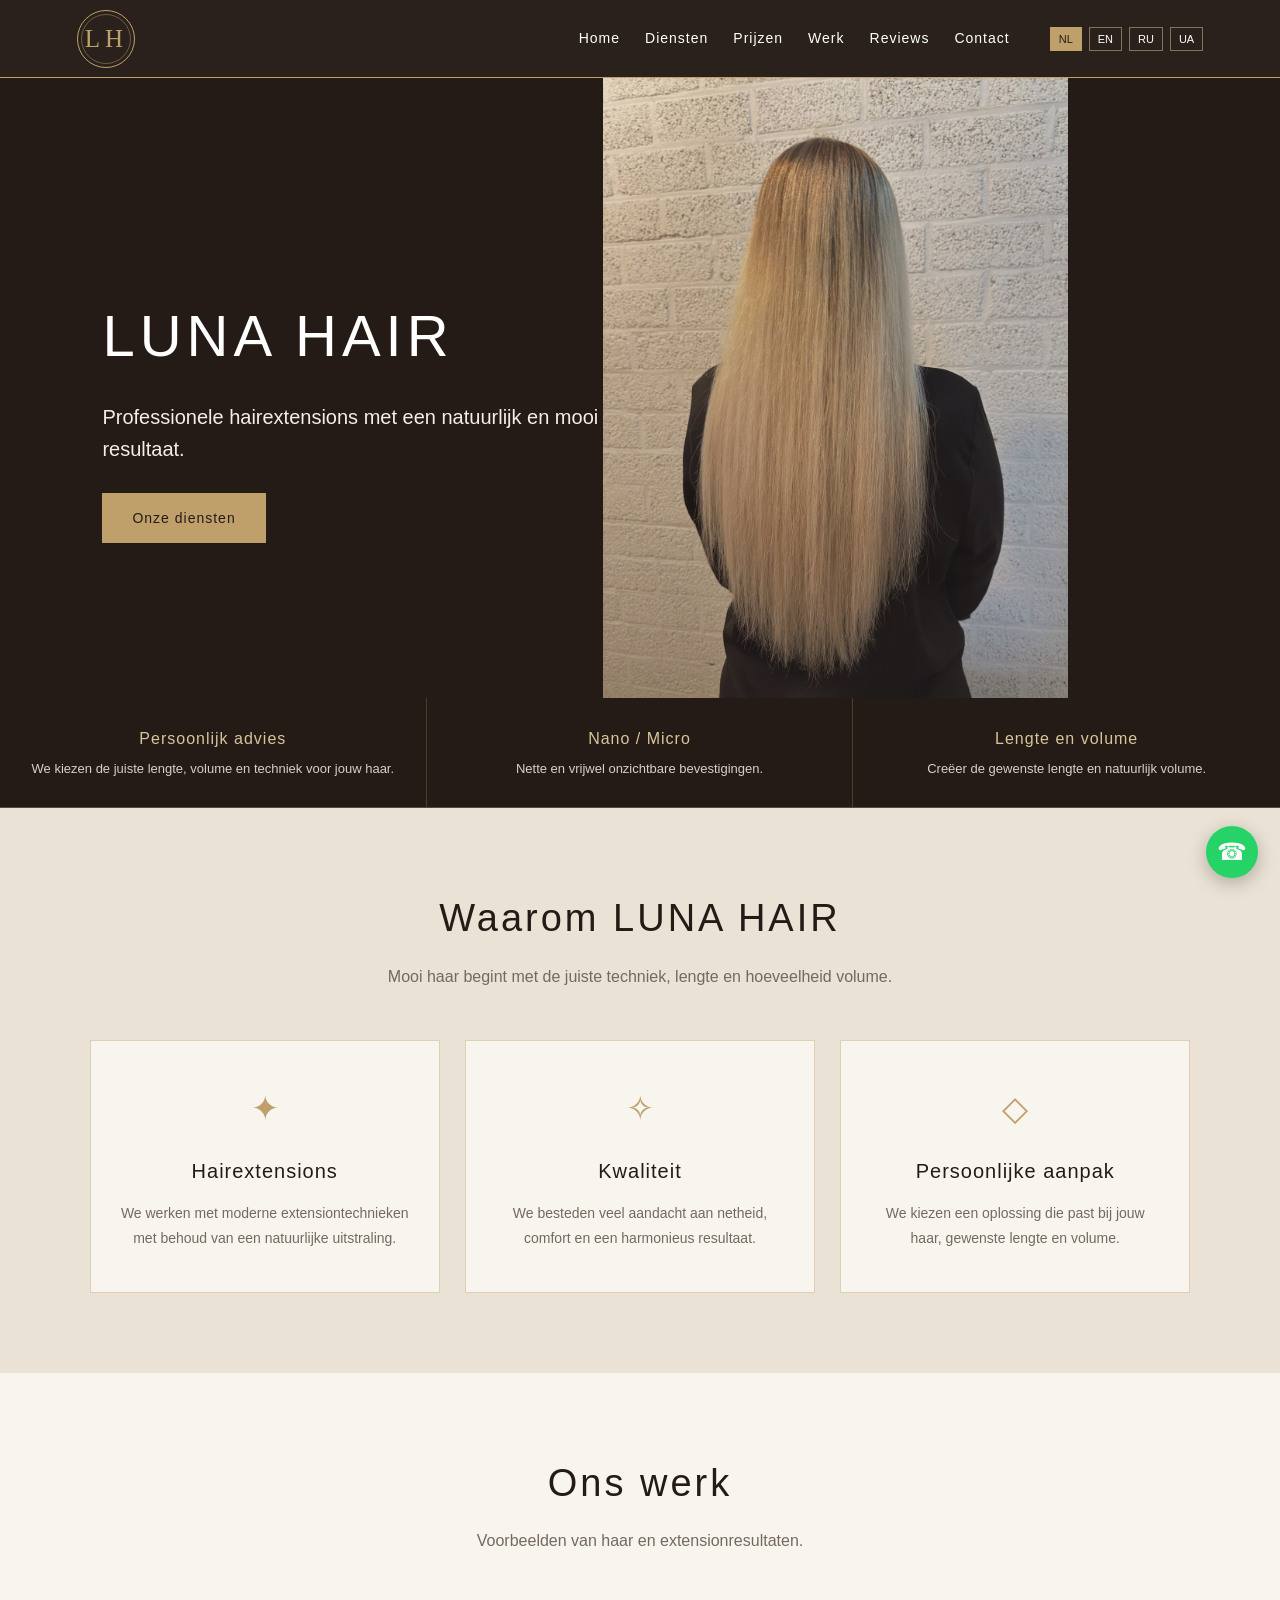
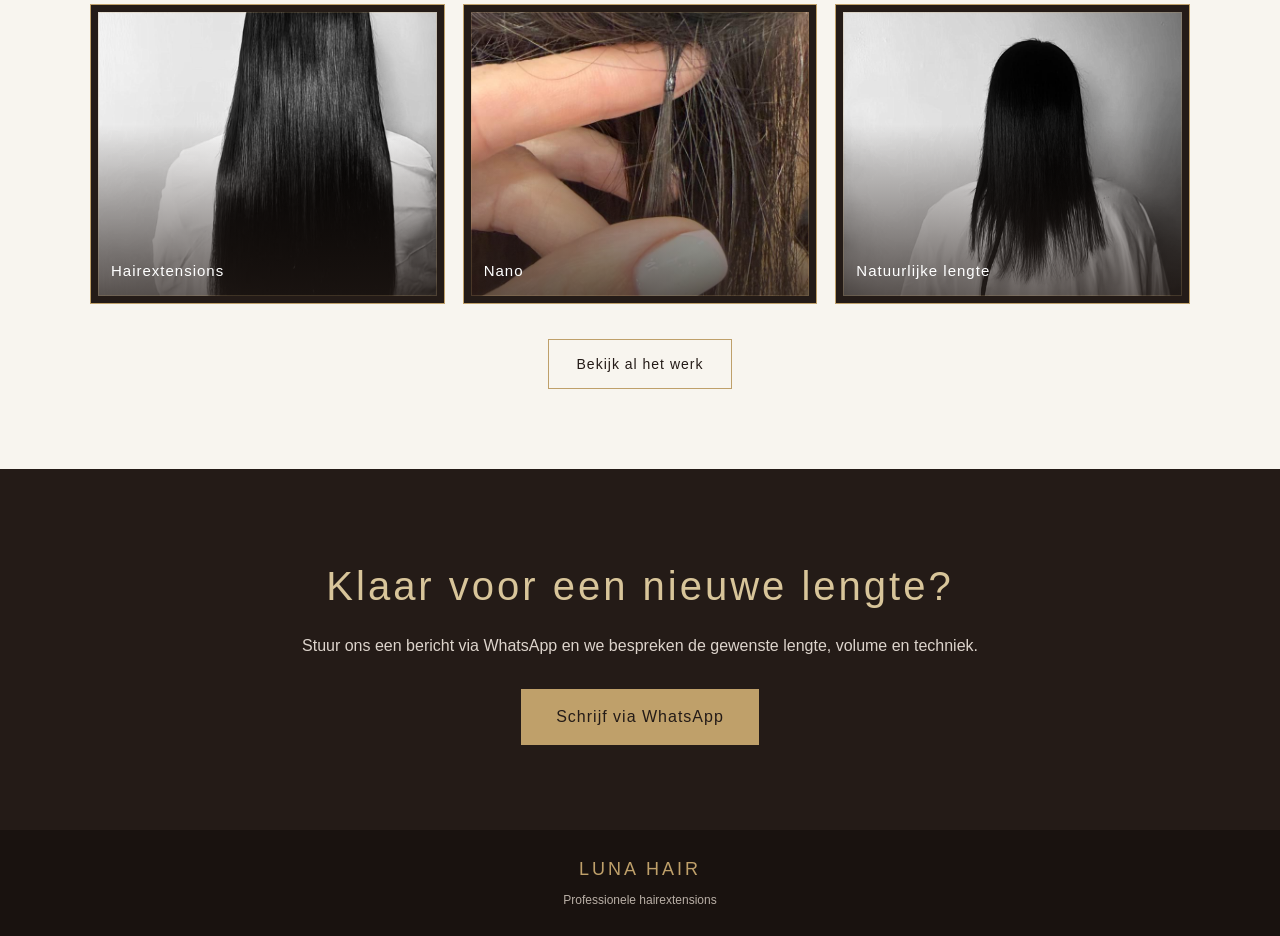
<file: index.html>
<!DOCTYPE html>
<html lang="nl">
<head>
    <meta charset="UTF-8">
    <meta name="viewport" content="width=device-width, initial-scale=1.0">

    <title>LUNA HAIR — Hairextensions in Nederland</title>
    <meta name="description" content="LUNA HAIR biedt professionele hairextensions, natuurlijke resultaten, persoonlijk advies en verschillende technieken. Bekijk onze diensten en prijzen.">
    <meta name="robots" content="index,follow">
    <link rel="canonical" href="https://lunahair-extension.nl/">
    <meta property="og:title" content="LUNA HAIR — Hairextensions in Nederland">
    <meta property="og:description" content="LUNA HAIR biedt professionele hairextensions, natuurlijke resultaten, persoonlijk advies en verschillende technieken. Bekijk onze diensten en prijzen.">
    <meta property="og:url" content="https://lunahair-extension.nl/">
    <meta property="og:type" content="website">


    <style>
        :root {
            --cream: #EAE2D5;
            --cream-light: #F8F5EF;
            --brown: #241B17;
            --brown-soft: #332722;
            --gold: #BFA06A;
            --gold-light: #D8C59A;
            --text: #29211D;
            --muted: #746960;
            --white: #FFFFFF;
        }

        * {
            margin: 0;
            padding: 0;
            box-sizing: border-box;
        }

        html {
            scroll-behavior: smooth;
        }

        body {
            font-family: Arial, Helvetica, sans-serif;
            background: var(--cream);
            color: var(--text);
            line-height: 1.6;
        }

        /* ================= HEADER ================= */

        header {
            position: fixed;
            top: 0;
            left: 0;
            width: 100%;
            height: 78px;
            background: rgba(36, 27, 23, 0.97);
            border-bottom: 1px solid var(--gold);
            display: flex;
            align-items: center;
            justify-content: space-between;
            padding: 0 6%;
            z-index: 1000;
        }

        .lh-logo{width:58px;height:58px;border:1px solid var(--gold);border-radius:50%;display:flex!important;align-items:center;justify-content:center;gap:1px;color:var(--gold)!important;font-family:Georgia,serif;font-size:22px;letter-spacing:-2px;line-height:1;text-decoration:none}.lh-logo:before{content:"";position:absolute;width:48px;height:48px;border:1px solid rgba(191,160,106,.45);border-radius:50%}.lh-logo span{position:relative;z-index:1}.lh-logo span+span{margin-left:0}

.logo {
            color: var(--gold-light);
            font-size: 25px;
            letter-spacing: 4px;
            font-weight: 500;
            text-decoration: none;
            white-space: nowrap;
        }

        nav {
            display: flex;
            align-items: center;
            gap: 25px;
        }

        nav a {
            color: var(--white);
            text-decoration: none;
            font-size: 14px;
            letter-spacing: 1px;
            transition: 0.3s;
        }

        nav a:hover {
            color: var(--gold-light);
        }

        .languages {
            display: flex;
            gap: 7px;
            margin-left: 15px;
        }

        .lang-btn {
            background: transparent;
            border: 1px solid rgba(216, 197, 154, 0.5);
            color: var(--white);
            padding: 5px 8px;
            cursor: pointer;
            font-size: 11px;
            transition: 0.3s;
        }

        .lang-btn:hover,
        .lang-btn.active {
            background: var(--gold);
            color: var(--brown);
            border-color: var(--gold);
        }

        .menu-btn {
            display: none;
            background: none;
            border: none;
            color: var(--gold-light);
            font-size: 30px;
            cursor: pointer;
        }

        /* ================= HERO ================= */

        .hero {
            position: relative;
            height: 620px;
            overflow: hidden;
            margin-top: 78px;
            background: var(--brown);
            display: flex;
            align-items: center;
            justify-content: center;
        }

        .slider {
            width: 100%;
            height: 100%;
            position: relative;
            display: flex;
            align-items: center;
            justify-content: center;
        }

        .slide {
            position: absolute;
            inset: 0;
            opacity: 0;
            visibility: hidden;
            transition: opacity 1s ease, visibility 1s ease;

            display: flex;
            align-items: center;
            justify-content: center;

            background: var(--brown);
        }

        .slide.active {
            opacity: 1;
            visibility: visible;
        }

        .slide img {
            width: 100%;
            height: 100%;
            object-fit: contain;
            object-position: 74% center;
            transform: scale(1);
            transition: opacity 1s ease;
            background: var(--brown);
        }

        .slide.active img {
            transform: scale(1);
        }

        .hero::after {
            content: "";
            position: absolute;
            inset: 0;

            background:
                linear-gradient(
                    to bottom,
                    rgba(36, 27, 23, 0.10),
                    rgba(36, 27, 23, 0.40)
                );

            pointer-events: none;
        }

        .hero-content {
            position: absolute;
            z-index: 5;
            left: 8%;
            bottom: 155px;
            max-width: 650px;
            color: var(--white);
        }

        .hero-content h1 {
            font-size: 58px;
            font-weight: 400;
            letter-spacing: 5px;
            margin-bottom: 18px;
        }

        .hero-content p {
            font-size: 20px;
            color: #f3eee7;
            margin-bottom: 28px;
            max-width: 540px;
        }

        .hero-btn {
            display: inline-block;
            background: var(--gold);
            color: var(--brown);
            text-decoration: none;
            padding: 14px 30px;
            font-size: 14px;
            letter-spacing: 1px;
            transition: 0.3s;
        }

        .hero-btn:hover {
            background: var(--gold-light);
        }

        /* ================= BENEFITS ================= */

        .benefits {
            background: var(--brown);
            color: var(--white);
            display: grid;
            grid-template-columns: repeat(3, 1fr);
            border-bottom: 1px solid rgba(191, 160, 106, 0.35);
        }

        .benefit {
            text-align: center;
            padding: 28px 20px;
            border-right: 1px solid rgba(191, 160, 106, 0.25);
        }

        .benefit:last-child {
            border-right: none;
        }

        .benefit h3 {
            color: var(--gold-light);
            font-size: 16px;
            font-weight: 400;
            letter-spacing: 1px;
            margin-bottom: 7px;
        }

        .benefit p {
            color: #d8d0c8;
            font-size: 13px;
        }

        /* ================= MAIN ================= */

        .section {
            padding: 80px 7%;
        }

        .section-title {
            text-align: center;
            font-size: 38px;
            font-weight: 400;
            letter-spacing: 3px;
            color: var(--brown);
            margin-bottom: 15px;
        }

        .section-subtitle {
            text-align: center;
            color: var(--muted);
            max-width: 650px;
            margin: 0 auto 50px;
            font-size: 16px;
        }

        /* ================= CARDS ================= */

        .cards {
            display: grid;
            grid-template-columns: repeat(3, 1fr);
            gap: 25px;
        }

        .card {
            background: var(--cream-light);
            padding: 40px 30px;
            border: 1px solid rgba(191, 160, 106, 0.45);
            text-align: center;
            transition: 0.3s;
        }

        .card:hover {
            transform: translateY(-5px);
            border-color: var(--gold);
        }

        .card-icon {
            color: var(--gold);
            font-size: 34px;
            margin-bottom: 20px;
        }

        .card h3 {
            color: var(--brown);
            font-size: 20px;
            font-weight: 400;
            margin-bottom: 14px;
            letter-spacing: 1px;
        }

        .card p {
            color: var(--muted);
            font-size: 14px;
            line-height: 1.8;
        }

        /* ================= WORKS ================= */

        .works {
            background: var(--cream-light);
            padding: 80px 7%;
        }

        .works-grid {
            display: grid;
            grid-template-columns: repeat(3, 1fr);
            gap: 18px;
            max-width: 1100px;
            margin: 0 auto;
        }

        .work-item {
            height: 300px;
            overflow: hidden;
            position: relative;
            background: var(--brown);
            border: 1px solid var(--gold);
            padding: 7px;
            transition: 0.35s;
        }

        .work-item::before {
            content: "";
            position: absolute;
            inset: 7px;
            border: 1px solid rgba(191, 160, 106, 0.22);
            pointer-events: none;
            z-index: 2;
        }

        .work-item:hover {
            transform: translateY(-5px);
            border-color: var(--gold-light);
            box-shadow: 0 16px 32px rgba(36, 27, 23, 0.25);
        }

        .work-item img {
            width: 100%;
            height: 100%;
            object-fit: cover;
            object-position: center;
            transition: transform 0.6s ease;
        }

        .work-item:hover img {
            transform: scale(1.03);
        }

        .work-overlay {
            position: absolute;
            inset: 0;
            background: linear-gradient(
                to top,
                rgba(36, 27, 23, 0.72),
                transparent 60%
            );
            display: flex;
            align-items: flex-end;
            padding: 20px;
        }

        .work-overlay span {
            color: var(--white);
            font-size: 15px;
            letter-spacing: 1px;
        }

        .works-button-wrap {
            text-align: center;
            margin-top: 35px;
        }

        .works-button {
            display: inline-block;
            border: 1px solid var(--gold);
            color: var(--brown);
            text-decoration: none;
            padding: 13px 28px;
            font-size: 14px;
            letter-spacing: 1px;
            transition: 0.3s;
        }

        .works-button:hover {
            background: var(--gold);
            color: var(--brown);
        }

        /* ================= CTA ================= */

        .cta {
            background: var(--brown);
            color: var(--white);
            text-align: center;
            padding: 85px 20px;
        }

        .cta h2 {
            font-size: 40px;
            font-weight: 400;
            letter-spacing: 3px;
            color: var(--gold-light);
            margin-bottom: 15px;
        }

        .cta p {
            color: #ddd4cc;
            margin-bottom: 30px;
            font-size: 16px;
        }

        .cta-button {
            display: inline-block;
            background: var(--gold);
            color: var(--brown);
            text-decoration: none;
            padding: 15px 35px;
            letter-spacing: 1px;
            transition: 0.3s;
        }

        .cta-button:hover {
            background: var(--gold-light);
        }

        /* ================= FOOTER ================= */

        footer {
            background: #19120f;
            color: #b9afa6;
            text-align: center;
            padding: 25px 15px;
            font-size: 12px;
        }

        footer .footer-logo {
            color: var(--gold);
            font-size: 18px;
            letter-spacing: 3px;
            margin-bottom: 8px;
        }

        /* ================= WHATSAPP ================= */

        .whatsapp {
            position: fixed;
            right: 22px;
            bottom: 22px;
            width: 52px;
            height: 52px;
            border-radius: 50%;
            background: #25D366;
            color: white;
            display: flex;
            align-items: center;
            justify-content: center;
            text-decoration: none;
            font-size: 24px;
            z-index: 999;
            box-shadow: 0 5px 18px rgba(0,0,0,0.25);
        }

        /* ================= MOBILE ================= */

        @media (max-width: 900px) {

            nav {
                display: none;
                position: absolute;
                top: 78px;
                left: 0;
                width: 100%;
                background: var(--brown);
                flex-direction: column;
                align-items: stretch;
                padding: 20px 25px 25px;
                gap: 0;
                border-bottom: 1px solid var(--gold);
            }

            nav.active {
                display: flex;
            }

            nav a {
                padding: 13px 0;
                border-bottom: 1px solid rgba(216,197,154,0.15);
            }

            .languages {
                margin: 15px 0 0;
            }

            .menu-btn {
                display: block;
            }

            .hero-content h1 {
                font-size: 44px;
            }

            .cards {
                grid-template-columns: 1fr;
            }

            .works-grid {
                grid-template-columns: 1fr 1fr;
            }
        }

        @media (max-width: 600px) {

            header {
                height: 70px;
                padding: 0 20px;
            }

            .logo {
                font-size: 21px;
                letter-spacing: 3px;
            }

            nav {
                top: 70px;
            }

            .hero {
                margin-top: 70px;
                height: 430px;
            }

            .slide img {
                width: 100%;
                height: 100%;
                object-fit: contain;
                object-position: 82% center;
                transform: scale(1);
            }

            .slide.active img {
                transform: scale(1);
            }

            .hero-content {
                left: 25px;
                right: 25px;
                bottom: 40px;
            }

            .hero-content h1 {
                font-size: 34px;
                letter-spacing: 3px;
                margin-bottom: 12px;
            }

            .hero-content p {
                font-size: 15px;
                margin-bottom: 20px;
            }

            .benefits {
                grid-template-columns: 1fr;
            }

            .benefit {
                border-right: none;
                border-bottom: 1px solid rgba(191, 160, 106, 0.25);
                padding: 22px 15px;
            }

            .benefit:last-child {
                border-bottom: none;
            }

            .section,
            .works {
                padding: 60px 20px;
            }

            .section-title {
                font-size: 30px;
            }

            .section-subtitle {
                font-size: 14px;
                margin-bottom: 35px;
            }

            .cards {
                gap: 18px;
            }

            .card {
                padding: 30px 22px;
            }

            .works-grid {
                grid-template-columns: 1fr;
            }

            .work-item {
                height: 280px;
            }

            .cta {
                padding: 65px 20px;
            }

            .cta h2 {
                font-size: 30px;
            }

            .whatsapp {
                width: 48px;
                height: 48px;
                right: 15px;
                bottom: 15px;
            }
        }
    
/* WHATSAPP HOVER */
.whatsapp:hover,.btn-whatsapp:hover,.whatsapp-link:hover,.contact-whatsapp:hover{background:#25D366!important;border-color:#25D366!important;color:#fff!important}

/* WHATSAPP HOVER */
a[href*="wa.me"]:hover{background:#25D366!important;border-color:#25D366!important;color:#fff!important}
</style>

<script type="application/ld+json">
{
  "@context": "https://schema.org",
  "@type": "HairSalon",
  "name": "LUNA HAIR",
  "url": "https://lunahair-extension.nl/",
  "telephone": "+31614664933",
  "description": "Professionele hairextensions met persoonlijk advies en verschillende technieken.",
  "areaServed": "Nederland"
}
</script>
</head>

<body>

<header>

    <a href="index.html" class="logo lh-logo" aria-label="LUNA HAIR"><span>L</span><span>H</span></a>

    <button class="menu-btn" onclick="toggleMenu()">
        ☰
    </button>

    <nav id="mainNav">

        <a href="index.html" data-i18n="nav.home">
            Главная
        </a>

        <a href="services.html" data-i18n="nav.services">
            Услуги
        </a>

        <a href="prices.html" data-i18n="nav.prices">
            Цены
        </a>

        <a href="works.html" data-i18n="nav.works">
            Работы
        </a>

        <a href="reviews.html" data-i18n="nav.reviews">
            Отзывы
        </a>

        <a href="contact.html" data-i18n="nav.contact">
            Контакты
        </a>

        <div class="languages">

            <button
                class="lang-btn"
                data-lang="nl"
                onclick="setLanguage('nl')"
            >
                NL
            </button>

            <button
                class="lang-btn"
                data-lang="en"
                onclick="setLanguage('en')"
            >
                EN
            </button>

            <button
                class="lang-btn"
                data-lang="ru"
                onclick="setLanguage('ru')"
            >
                RU
            </button>

            <button
                class="lang-btn"
                data-lang="ua"
                onclick="setLanguage('ua')"
            >
                UA
            </button>

        </div>

    </nav>

</header>


<!-- ================= HERO ================= -->

<section class="hero">

    <div class="slider">

        <div class="slide active">

            <img
                src="./1.jpeg"
                alt="Hair extensions"
            >

        </div>

        <div class="slide">

            <img
                src="./6.jpeg"
                alt="Nano hair extensions"
            >

        </div>

        <div class="slide">

            <img
                src="./3.jpeg"
                alt="Hair extension capsules"
            >

        </div>

    </div>


    <div class="hero-content">

        <h1 data-i18n="hero.title">
            LUNA HAIR
        </h1>

        <p data-i18n="hero.text">
            Профессиональное наращивание волос
            с естественным и красивым результатом.
        </p>

        <a
            href="services.html"
            class="hero-btn"
            data-i18n="hero.button"
        >
            Наши услуги
        </a>

    </div>

</section>


<!-- ================= BENEFITS ================= -->

<section class="benefits">

    <div class="benefit">

        <h3 data-i18n="benefit.one.title">
            Индивидуальный подбор
        </h3>

        <p data-i18n="benefit.one.text">
            Подбираем длину, объём и технику под ваши волосы.
        </p>

    </div>


    <div class="benefit">

        <h3 data-i18n="benefit.two.title">
            Nano / Micro
        </h3>

        <p data-i18n="benefit.two.text">
            Аккуратные и практически незаметные крепления.
        </p>

    </div>


    <div class="benefit">

        <h3 data-i18n="benefit.three.title">
            Длина и объём
        </h3>

        <p data-i18n="benefit.three.text">
            Создаём желаемую длину и естественный объём.
        </p>

    </div>

</section>


<!-- ================= MAIN ================= -->

<section class="section">

    <h2
        class="section-title"
        data-i18n="main.title"
    >
        Почему LUNA HAIR
    </h2>

    <p
        class="section-subtitle"
        data-i18n="main.subtitle"
    >
        Красивые волосы начинаются с правильного
        подбора техники, длины и объёма.
    </p>


    <div class="cards">

        <div class="card">

            <div class="card-icon">
                ✦
            </div>

            <h3 data-i18n="card.one.title">
                Наращивание
            </h3>

            <p data-i18n="card.one.text">
                Работаем с современными техниками
                наращивания волос, сохраняя естественный
                внешний вид.
            </p>

        </div>


        <div class="card">

            <div class="card-icon">
                ✧
            </div>

            <h3 data-i18n="card.two.title">
                Качество
            </h3>

            <p data-i18n="card.two.text">
                Важное внимание уделяется аккуратности,
                комфорту и гармоничному результату.
            </p>

        </div>


        <div class="card">

            <div class="card-icon">
                ◇
            </div>

            <h3 data-i18n="card.three.title">
                Индивидуальный подход
            </h3>

            <p data-i18n="card.three.text">
                Подбираем решение с учётом ваших волос,
                желаемой длины и необходимого объёма.
            </p>

        </div>

    </div>

</section>


<!-- ================= WORKS ================= -->

<section class="works">

    <h2
        class="section-title"
        data-i18n="works.title"
    >
        Наши работы
    </h2>

    <p
        class="section-subtitle"
        data-i18n="works.subtitle"
    >
        Примеры волос и результата наращивания.
    </p>


    <div class="works-grid">

        <div class="work-item">

            <img
                src="./8.jpeg"
                alt="Hair extensions"
            >

            <div class="work-overlay">

                <span data-i18n="works.item1">
                    Наращивание волос
                </span>

            </div>

        </div>


        <div class="work-item">

            <img
                src="./2.jpeg"
                alt="Nano hair extensions"
            >

            <div class="work-overlay">

                <span data-i18n="works.item2">
                    Nano
                </span>

            </div>

        </div>


        <div class="work-item">

            <img
                src="./7.jpeg"
                alt="Hair extension"
            >

            <div class="work-overlay">

                <span data-i18n="works.item3">
                    Естественная длина
                </span>

            </div>

        </div>

    </div>


    <div class="works-button-wrap">

        <a
            href="works.html"
            class="works-button"
            data-i18n="works.button"
        >
            Смотреть все работы
        </a>

    </div>

</section>


<!-- ================= CTA ================= -->

<section class="cta">

    <h2 data-i18n="cta.title">
        Готовы к новой длине?
    </h2>

    <p data-i18n="cta.text">
        Напишите нам в WhatsApp и мы обсудим
        желаемую длину, объём и технику.
    </p>

    <a
        href="https://wa.me/31614664933"
        target="_blank"
        class="cta-button"
        data-i18n="cta.button"
    >
        Написать в WhatsApp
    </a>

</section>


<!-- ================= FOOTER ================= -->

<footer>

    <div class="footer-logo">
        LUNA HAIR
    </div>

    <div data-i18n="footer">
        Профессиональное наращивание волос
    </div>

</footer>


<!-- ================= WHATSAPP ================= -->

<a
    href="https://wa.me/31614664933"
    target="_blank"
    class="whatsapp"
    aria-label="WhatsApp"
>
    ☎
</a>


<script>

    /* ================= MENU ================= */

    function toggleMenu(){

        document
            .getElementById("mainNav")
            .classList.toggle("active");

    }


    /* ================= SLIDER ================= */

    const slides = document.querySelectorAll(".slide");

    let currentSlide = 0;

    setInterval(function(){

        if(slides.length === 0){
            return;
        }

        slides[currentSlide].classList.remove("active");

        currentSlide++;

        if(currentSlide >= slides.length){
            currentSlide = 0;
        }

        slides[currentSlide].classList.add("active");

    }, 4500);


    /* ================= TRANSLATIONS ================= */

    const translations = {

        ru: {

            "nav.home": "Главная",
            "nav.services": "Услуги",
            "nav.prices": "Цены",
            "nav.works": "Работы",
            "nav.reviews": "Отзывы",
            "nav.contact": "Контакты",

            "hero.title": "LUNA HAIR",

            "hero.text":
                "Профессиональное наращивание волос с естественным и красивым результатом.",

            "hero.button":
                "Наши услуги",

            "benefit.one.title":
                "Индивидуальный подбор",

            "benefit.one.text":
                "Подбираем длину, объём и технику под ваши волосы.",

            "benefit.two.title":
                "Nano / Micro",

            "benefit.two.text":
                "Аккуратные и практически незаметные крепления.",

            "benefit.three.title":
                "Длина и объём",

            "benefit.three.text":
                "Создаём желаемую длину и естественный объём.",

            "main.title":
                "Почему LUNA HAIR",

            "main.subtitle":
                "Красивые волосы начинаются с правильного подбора техники, длины и объёма.",

            "card.one.title":
                "Наращивание",

            "card.one.text":
                "Работаем с современными техниками наращивания волос, сохраняя естественный внешний вид.",

            "card.two.title":
                "Качество",

            "card.two.text":
                "Важное внимание уделяется аккуратности, комфорту и гармоничному результату.",

            "card.three.title":
                "Индивидуальный подход",

            "card.three.text":
                "Подбираем решение с учётом ваших волос, желаемой длины и необходимого объёма.",

            "works.title":
                "Наши работы",

            "works.subtitle":
                "Примеры волос и результата наращивания.",

            "works.item1":
                "Наращивание волос",

            "works.item2":
                "Nano",

            "works.item3":
                "Естественная длина",

            "works.button":
                "Смотреть все работы",

            "cta.title":
                "Готовы к новой длине?",

            "cta.text":
                "Напишите нам в WhatsApp и мы обсудим желаемую длину, объём и технику.",

            "cta.button":
                "Написать в WhatsApp",

            "footer":
                "Профессиональное наращивание волос"

        },


        nl: {

            "nav.home": "Home",
            "nav.services": "Diensten",
            "nav.prices": "Prijzen",
            "nav.works": "Werk",
            "nav.reviews": "Reviews",
            "nav.contact": "Contact",

            "hero.title": "LUNA HAIR",

            "hero.text":
                "Professionele hairextensions met een natuurlijk en mooi resultaat.",

            "hero.button":
                "Onze diensten",

            "benefit.one.title":
                "Persoonlijk advies",

            "benefit.one.text":
                "We kiezen de juiste lengte, volume en techniek voor jouw haar.",

            "benefit.two.title":
                "Nano / Micro",

            "benefit.two.text":
                "Nette en vrijwel onzichtbare bevestigingen.",

            "benefit.three.title":
                "Lengte en volume",

            "benefit.three.text":
                "Creëer de gewenste lengte en natuurlijk volume.",

            "main.title":
                "Waarom LUNA HAIR",

            "main.subtitle":
                "Mooi haar begint met de juiste techniek, lengte en hoeveelheid volume.",

            "card.one.title":
                "Hairextensions",

            "card.one.text":
                "We werken met moderne extensiontechnieken met behoud van een natuurlijke uitstraling.",

            "card.two.title":
                "Kwaliteit",

            "card.two.text":
                "We besteden veel aandacht aan netheid, comfort en een harmonieus resultaat.",

            "card.three.title":
                "Persoonlijke aanpak",

            "card.three.text":
                "We kiezen een oplossing die past bij jouw haar, gewenste lengte en volume.",

            "works.title":
                "Ons werk",

            "works.subtitle":
                "Voorbeelden van haar en extensionresultaten.",

            "works.item1":
                "Hairextensions",

            "works.item2":
                "Nano",

            "works.item3":
                "Natuurlijke lengte",

            "works.button":
                "Bekijk al het werk",

            "cta.title":
                "Klaar voor een nieuwe lengte?",

            "cta.text":
                "Stuur ons een bericht via WhatsApp en we bespreken de gewenste lengte, volume en techniek.",

            "cta.button":
                "Schrijf via WhatsApp",

            "footer":
                "Professionele hairextensions"

        },


        en: {

            "nav.home": "Home",
            "nav.services": "Services",
            "nav.prices": "Prices",
            "nav.works": "Our Work",
            "nav.reviews": "Reviews",
            "nav.contact": "Contact",

            "hero.title": "LUNA HAIR",

            "hero.text":
                "Professional hair extensions with a natural and beautiful result.",

            "hero.button":
                "Our services",

            "benefit.one.title":
                "Personal selection",

            "benefit.one.text":
                "We choose the right length, volume and technique for your hair.",

            "benefit.two.title":
                "Nano / Micro",

            "benefit.two.text":
                "Neat and almost invisible attachments.",

            "benefit.three.title":
                "Length & volume",

            "benefit.three.text":
                "Create the desired length and natural volume.",

            "main.title":
                "Why LUNA HAIR",

            "main.subtitle":
                "Beautiful hair starts with the right technique, length and volume.",

            "card.one.title":
                "Hair extensions",

            "card.one.text":
                "We work with modern extension techniques while maintaining a natural look.",

            "card.two.title":
                "Quality",

            "card.two.text":
                "We focus on neatness, comfort and a harmonious result.",

            "card.three.title":
                "Personal approach",

            "card.three.text":
                "We choose a solution based on your hair, desired length and volume.",

            "works.title":
                "Our Work",

            "works.subtitle":
                "Examples of hair and extension results.",

            "works.item1":
                "Hair extensions",

            "works.item2":
                "Nano",

            "works.item3":
                "Natural length",

            "works.button":
                "View all work",

            "cta.title":
                "Ready for a new length?",

            "cta.text":
                "Message us on WhatsApp and we can discuss your desired length, volume and technique.",

            "cta.button":
                "Message on WhatsApp",

            "footer":
                "Professional hair extensions"

        },


        ua: {

            "nav.home": "Головна",
            "nav.services": "Послуги",
            "nav.prices": "Ціни",
            "nav.works": "Роботи",
            "nav.reviews": "Відгуки",
            "nav.contact": "Контакти",

            "hero.title": "LUNA HAIR",

            "hero.text":
                "Професійне нарощування волосся з природним та красивим результатом.",

            "hero.button":
                "Наші послуги",

            "benefit.one.title":
                "Індивідуальний підбір",

            "benefit.one.text":
                "Підбираємо довжину, об'єм і техніку саме для вашого волосся.",

            "benefit.two.title":
                "Nano / Micro",

            "benefit.two.text":
                "Акуратні та практично непомітні кріплення.",

            "benefit.three.title":
                "Довжина та об'єм",

            "benefit.three.text":
                "Створюємо бажану довжину та природний об'єм.",

            "main.title":
                "Чому LUNA HAIR",

            "main.subtitle":
                "Красиве волосся починається з правильного підбору техніки, довжини та об'єму.",

            "card.one.title":
                "Нарощування",

            "card.one.text":
                "Працюємо із сучасними техніками нарощування волосся, зберігаючи природний вигляд.",

            "card.two.title":
                "Якість",

            "card.two.text":
                "Велику увагу приділяємо акуратності, комфорту та гармонійному результату.",

            "card.three.title":
                "Індивідуальний підхід",

            "card.three.text":
                "Підбираємо рішення відповідно до вашого волосся, бажаної довжини та об'єму.",

            "works.title":
                "Наші роботи",

            "works.subtitle":
                "Приклади волосся та результатів нарощування.",

            "works.item1":
                "Нарощування волосся",

            "works.item2":
                "Nano",

            "works.item3":
                "Природна довжина",

            "works.button":
                "Дивитися всі роботи",

            "cta.title":
                "Готові до нової довжини?",

            "cta.text":
                "Напишіть нам у WhatsApp і ми обговоримо бажану довжину, об'єм та техніку.",

            "cta.button":
                "Написати у WhatsApp",

            "footer":
                "Професійне нарощування волосся"

        }

    };


    /* ================= LANGUAGE ================= */

    function setLanguage(lang){

        if(!translations[lang]){
            lang = "nl";
        }

        const languageData = translations[lang];

        document.documentElement.lang = lang;

        document.querySelectorAll("[data-i18n]").forEach(function(element){

            const key = element.getAttribute("data-i18n");

            if(
                Object.prototype.hasOwnProperty.call(
                    languageData,
                    key
                )
            ){
                element.textContent = languageData[key];
            }

        });

        document.querySelectorAll(".lang-btn").forEach(function(button){

            button.classList.remove("active");

            if(button.dataset.lang === lang){
                button.classList.add("active");
            }

        });

        try{

            localStorage.setItem(
                "lunaLanguage",
                lang
            );

        }catch(error){

            console.log("Language storage unavailable");

        }

    }


    /* ================= LOAD LANGUAGE ================= */

    document.addEventListener(
        "DOMContentLoaded",
        function(){

            let savedLanguage = "nl";

            try{

                const saved =
                    localStorage.getItem("lunaLanguage");

                if(
                    saved &&
                    Object.prototype.hasOwnProperty.call(
                        translations,
                        saved
                    )
                ){
                    savedLanguage = saved;
                }

            }catch(error){

                savedLanguage = "nl";

            }

            setLanguage(savedLanguage);

        }
    );

</script>

</body>
</html>
</file>
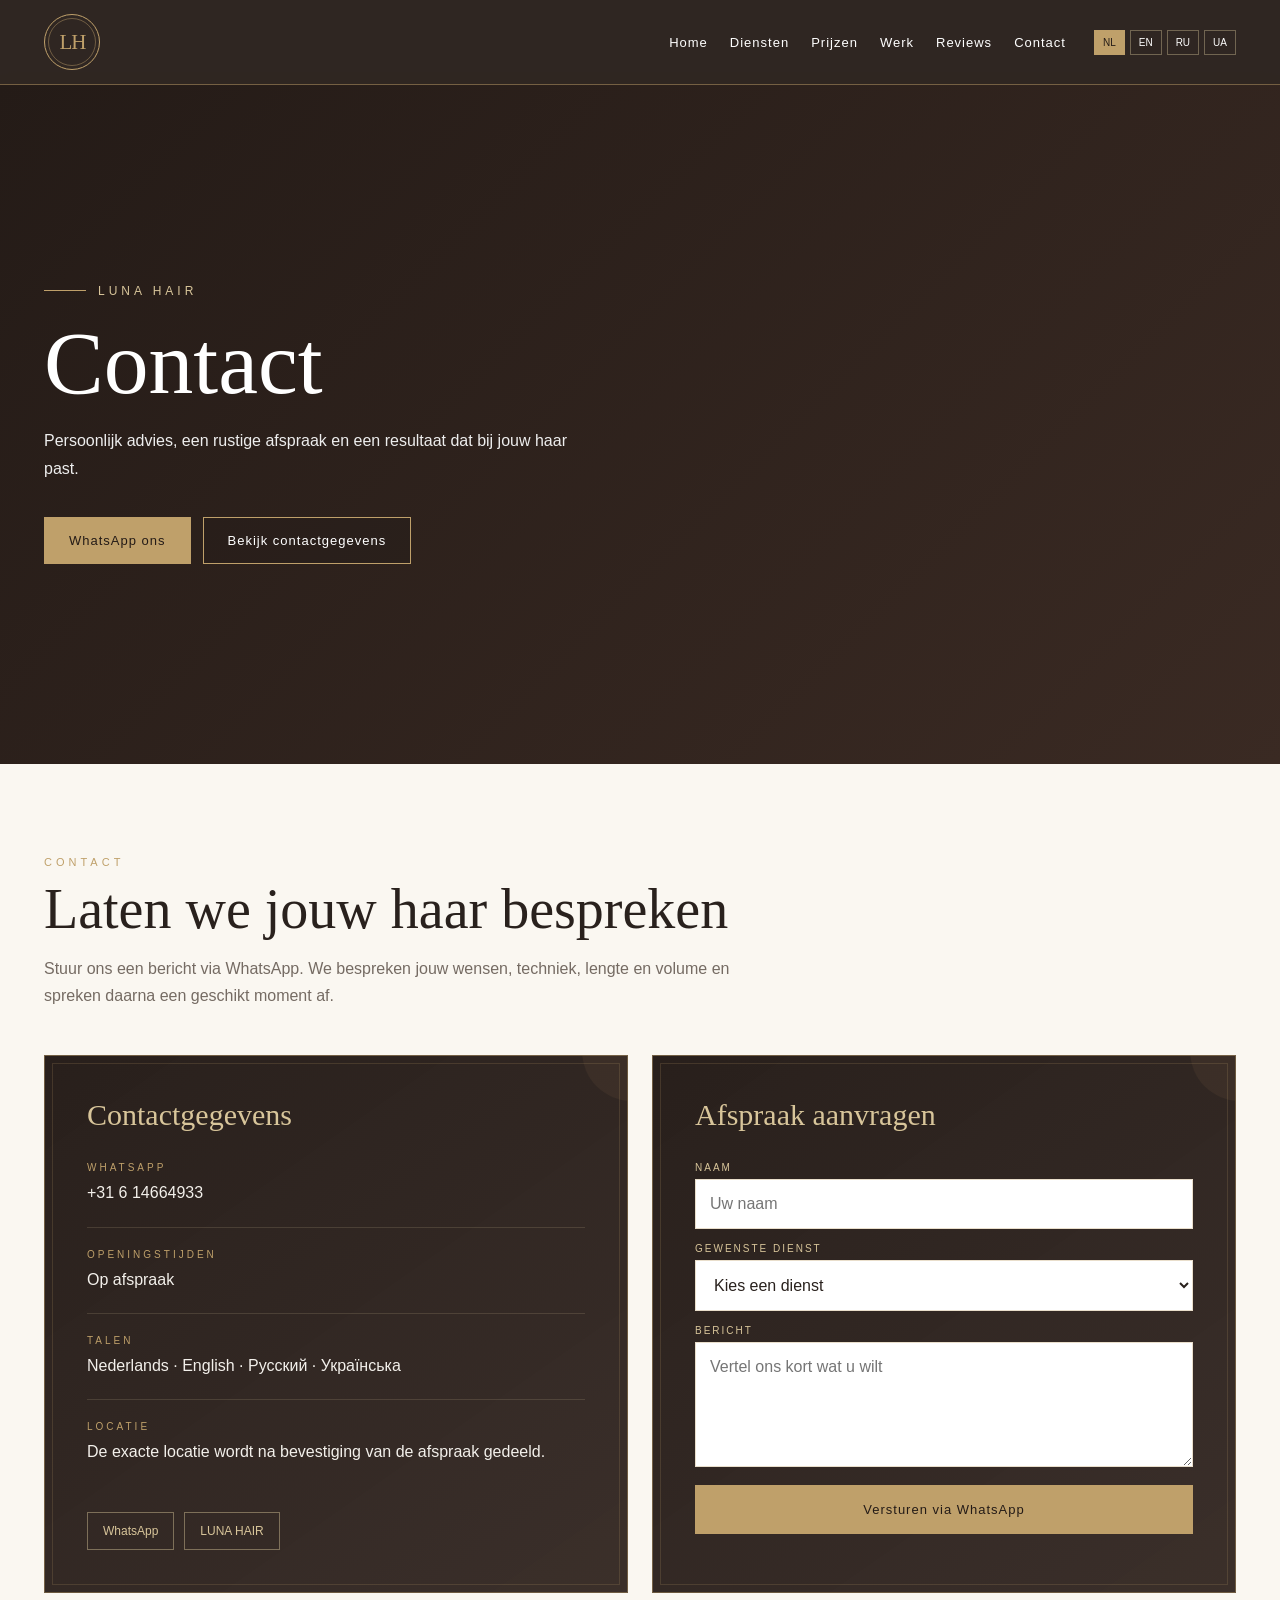
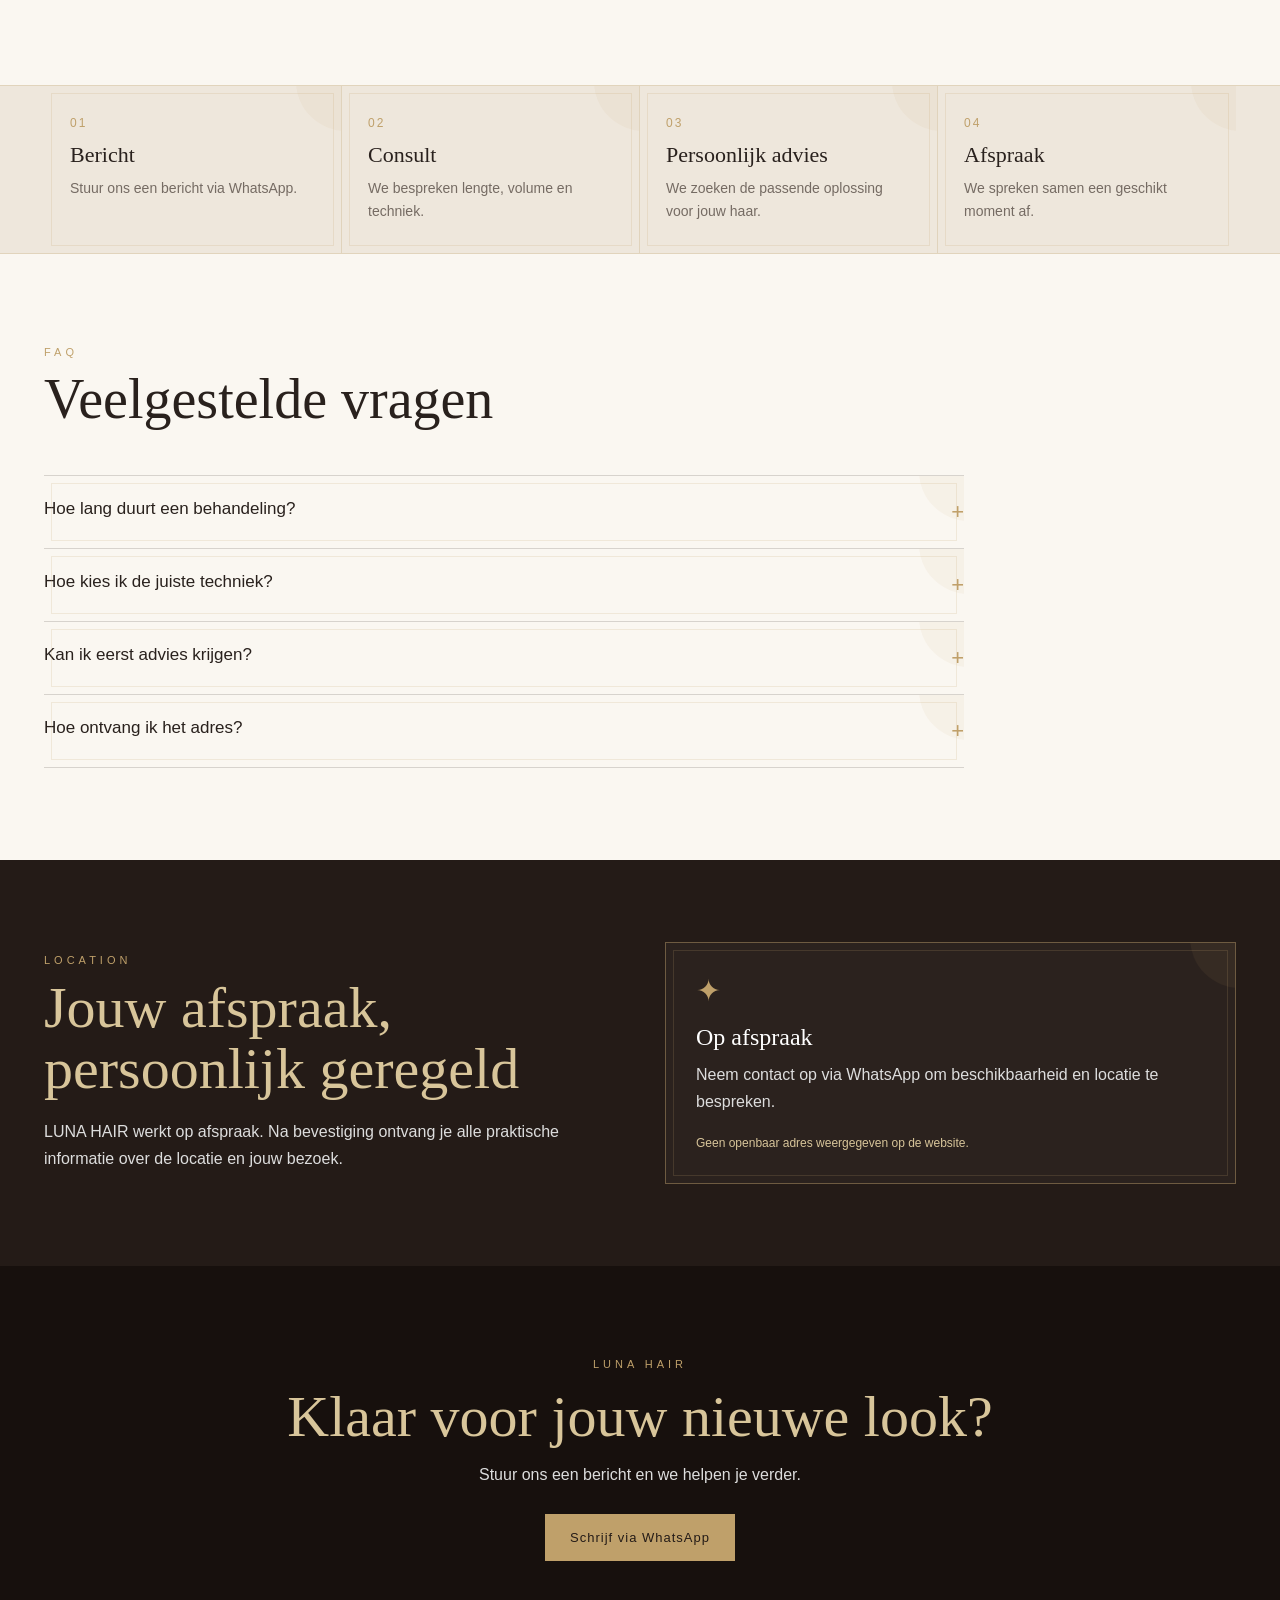
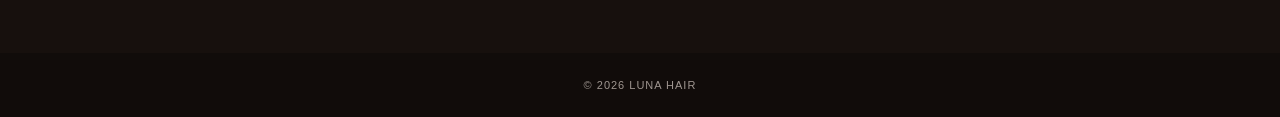
<file: contact.html>
<!DOCTYPE html>
<html lang="nl">
<head>
<meta charset="UTF-8">
<meta name="viewport" content="width=device-width,initial-scale=1.0">
<title>LUNA HAIR — Contact en afspraak</title>
    <meta name="description" content="Neem contact op met LUNA HAIR voor persoonlijk advies en een afspraak voor hairextensions. Bespreek techniek, lengte, volume en mogelijkheden via WhatsApp.">
    <meta name="robots" content="index,follow">
    <link rel="canonical" href="https://lunahair-extension.nl/contact.html">
    <meta property="og:title" content="LUNA HAIR — Contact en afspraak">
    <meta property="og:description" content="Neem contact op met LUNA HAIR voor persoonlijk advies en een afspraak voor hairextensions. Bespreek techniek, lengte, volume en mogelijkheden via WhatsApp.">
    <meta property="og:url" content="https://lunahair-extension.nl/contact.html">
    <meta property="og:type" content="website">

<style>
:root{--paper:#faf7f1;--cream:#eee7dc;--brown:#241b17;--brown2:#332620;--gold:#bfa06a;--gold2:#d8c59a;--text:#29211d;--muted:#756b63;--line:rgba(191,160,106,.28)}
*{box-sizing:border-box;margin:0;padding:0}html{scroll-behavior:smooth}body{font-family:Arial,Helvetica,sans-serif;background:var(--paper);color:var(--text)}
header{position:fixed;top:0;left:0;width:100%;z-index:1000;background:rgba(36,27,23,.95);backdrop-filter:blur(10px);border-bottom:1px solid rgba(191,160,106,.5)}
.navbar{max-width:1240px;margin:auto;padding:14px 24px;display:flex;align-items:center;justify-content:space-between}
.lh-logo{position:relative;width:56px;height:56px;border:1px solid var(--gold);border-radius:50%;display:flex!important;align-items:center;justify-content:center;gap:1px;color:var(--gold)!important;font-family:Georgia,serif;font-size:21px;letter-spacing:-2px;text-decoration:none}.lh-logo:before{content:"";position:absolute;width:46px;height:46px;border:1px solid rgba(191,160,106,.45);border-radius:50%}.lh-logo span{position:relative;z-index:1}
nav{display:flex;align-items:center;gap:22px}nav a{color:#fff;text-decoration:none;font-size:13px;letter-spacing:1px}nav a:hover{color:var(--gold2)}
.languages{display:flex;gap:5px;margin-left:6px}.languages button{background:transparent;border:1px solid rgba(216,197,154,.4);color:#fff;padding:6px 8px;cursor:pointer;font-size:10px}.languages button.active,.languages button:hover{background:var(--gold);color:var(--brown);border-color:var(--gold)}
.menu-toggle{display:none;color:var(--gold2);font-size:28px;cursor:pointer}
.hero{min-height:680px;margin-top:84px;position:relative;background:linear-gradient(135deg,#241b17,#3a2a23);display:flex;align-items:center}.hero-inner{max-width:1240px;width:100%;margin:auto;padding:80px 24px;color:#fff}.hero-kicker{display:flex;align-items:center;gap:12px;color:var(--gold2);font-size:12px;letter-spacing:4px}.hero-kicker:before{content:"";width:42px;height:1px;background:var(--gold)}.hero h1{font-family:Georgia,serif;font-size:clamp(52px,7vw,92px);font-weight:400;line-height:.95;margin:22px 0}.hero p{max-width:560px;color:#eee;line-height:1.75;font-size:16px}.hero-actions{display:flex;gap:12px;margin-top:34px;flex-wrap:wrap}
.btn{display:inline-block;padding:15px 24px;border:1px solid var(--gold);text-decoration:none;font-size:13px;letter-spacing:1px}.btn-primary{background:var(--gold);color:var(--brown)}.btn-ghost{color:#fff;background:rgba(36,27,23,.3)}
.section{max-width:1240px;margin:auto;padding:92px 24px}.eyebrow{color:var(--gold);font-size:11px;letter-spacing:4px}.section-head{max-width:720px;margin-bottom:46px}.section-head h2{font-family:Georgia,serif;font-size:clamp(36px,5vw,56px);font-weight:400;margin-top:12px;line-height:1.05}.section-head p{color:var(--muted);line-height:1.7;margin-top:16px}
.contact-layout > *,.location-card,.step,.faq-item{position:relative;overflow:hidden;transition:.35s}
.contact-layout > *::before,.location-card::before,.step::before,.faq-item::before{content:"";position:absolute;inset:7px;border:1px solid rgba(191,160,106,.18);pointer-events:none;z-index:0}
.contact-layout > *::after,.location-card::after,.step::after,.faq-item::after{content:"";position:absolute;width:100px;height:100px;top:-55px;right:-55px;border-radius:50%;background:rgba(191,160,106,.07);transition:.35s;pointer-events:none}
.contact-layout > *:hover,.location-card:hover,.step:hover,.faq-item:hover{transform:translateY(-4px);border-color:var(--gold);box-shadow:0 16px 32px rgba(36,27,23,.25)}
.contact-layout > *:hover::after,.location-card:hover::after,.step:hover::after,.faq-item:hover::after{transform:scale(1.35)}
.contact-layout{display:grid;grid-template-columns:1fr 1fr;gap:24px}.panel{background:linear-gradient(145deg,rgba(36,27,23,.98),rgba(51,39,34,.96));color:#fff;border:1px solid rgba(191,160,106,.45);padding:42px}.panel h3{font-family:Georgia,serif;font-size:30px;font-weight:400;color:var(--gold2);margin-bottom:30px}.info-list{display:grid;gap:21px}.info-item{padding-bottom:20px;border-bottom:1px solid rgba(216,197,154,.16)}.info-item:last-child{border-bottom:0}.label{display:block;color:var(--gold);font-size:10px;letter-spacing:3px;margin-bottom:7px}.info-item a,.info-item p{color:#f3f0eb;text-decoration:none;line-height:1.65}.social-row{display:flex;gap:10px;margin-top:26px}.social-link{border:1px solid rgba(216,197,154,.45);color:var(--gold2);text-decoration:none;padding:11px 15px;font-size:12px}
.form{display:grid;gap:14px}.form label{display:block;font-size:10px;color:var(--gold2);letter-spacing:2px;margin-bottom:6px}.form input,.form select,.form textarea{width:100%;padding:15px 14px;background:#fff;border:1px solid rgba(191,160,106,.35);color:var(--text);font:inherit}.form textarea{min-height:125px;resize:vertical}.form button{padding:16px;border:1px solid var(--gold);background:var(--gold);color:var(--brown);font-size:13px;letter-spacing:1px;cursor:pointer}
.booking-strip{background:var(--cream);border-top:1px solid var(--line);border-bottom:1px solid var(--line)}.steps{display:grid;grid-template-columns:repeat(4,1fr)}.step{padding:30px 26px;border-right:1px solid var(--line)}.step:last-child{border:0}.step-number{color:var(--gold);font-size:12px;letter-spacing:2px}.step h3{font-family:Georgia,serif;font-size:22px;font-weight:400;margin:12px 0 9px}.step p{font-size:14px;color:var(--muted);line-height:1.65}
.visual{display:grid;grid-template-columns:1.35fr .65fr;gap:18px}.visual img{width:100%;height:470px;object-fit:cover;display:block}
.faq-wrap{max-width:920px}.faq-item{border-top:1px solid rgba(36,27,23,.16)}.faq-item:last-child{border-bottom:1px solid rgba(36,27,23,.16)}.faq-question{padding:23px 0;display:flex;justify-content:space-between;gap:20px;cursor:pointer;font-size:17px}.faq-question span:last-child{color:var(--gold);font-size:22px}.faq-answer{display:none;padding:0 45px 23px 0;color:var(--muted);line-height:1.7;font-size:14px}.faq-item.open .faq-answer{display:block}
.location{background:var(--brown);color:#fff}.location-inner{max-width:1240px;margin:auto;padding:82px 24px;display:grid;grid-template-columns:1fr 1fr;gap:50px;align-items:center}.location h2{font-family:Georgia,serif;font-weight:400;font-size:clamp(38px,5vw,58px);color:var(--gold2);line-height:1.05;margin:12px 0 18px}.location p{color:#ddd;line-height:1.7;max-width:520px}.location-card{border:1px solid rgba(191,160,106,.45);padding:30px;background:rgba(255,255,255,.03)}.location-card .pin{font-size:30px;color:var(--gold);margin-bottom:16px}.location-card h3{font-family:Georgia,serif;font-size:24px;font-weight:400;margin-bottom:10px}.location-note{margin-top:18px;color:var(--gold2)!important;font-size:12px}
.cta{background:#17100d;text-align:center;color:#fff;padding:92px 24px}.cta h2{font-family:Georgia,serif;font-size:clamp(38px,5vw,58px);font-weight:400;color:var(--gold2);margin:13px 0 16px}.cta p{color:#ddd;margin-bottom:30px}footer{background:#110c0a;color:#9f9690;text-align:center;padding:26px;font-size:11px;letter-spacing:1px}
@media(max-width:900px){nav{display:none;position:absolute;top:84px;left:0;width:100%;background:var(--brown);padding:24px;flex-direction:column;gap:20px}nav.open{display:flex}.menu-toggle{display:block}.contact-layout,.location-inner,.visual{grid-template-columns:1fr}.steps{grid-template-columns:1fr 1fr}.step:nth-child(2){border-right:0}}
@media(max-width:560px){.navbar{padding:12px 18px}.hero{min-height:600px;margin-top:80px}.hero-inner{padding:60px 20px}.hero h1{font-size:54px}.section{padding:70px 18px}.panel{padding:28px 22px}.steps{grid-template-columns:1fr}.step{border-right:0}.visual img{height:310px}.location-inner{padding:68px 20px}}

/* WHATSAPP HOVER */
.whatsapp:hover,.btn-whatsapp:hover,.whatsapp-link:hover,.contact-whatsapp:hover{background:#25D366!important;border-color:#25D366!important;color:#fff!important}

/* WHATSAPP HOVER */
a[href*="wa.me"]:hover{background:#25D366!important;border-color:#25D366!important;color:#fff!important}
</style>
</head>
<body>
<header><div class="navbar">
<a href="index.html" class="lh-logo" aria-label="LUNA HAIR"><span>L</span><span>H</span></a>
<div class="menu-toggle" onclick="toggleMenu()">☰</div>
<nav id="nav">
<a href="index.html" data-i18n="nav.home">Home</a><a href="services.html" data-i18n="nav.services">Diensten</a><a href="prices.html" data-i18n="nav.prices">Prijzen</a><a href="works.html" data-i18n="nav.works">Werk</a><a href="reviews.html" data-i18n="nav.reviews">Reviews</a><a href="contact.html" data-i18n="nav.contact">Contact</a>
<div class="languages"><button class="lang-btn" data-lang="nl" onclick="setLanguage('nl')">NL</button><button class="lang-btn" data-lang="en" onclick="setLanguage('en')">EN</button><button class="lang-btn" data-lang="ru" onclick="setLanguage('ru')">RU</button><button class="lang-btn" data-lang="ua" onclick="setLanguage('ua')">UA</button></div>
</nav></div></header>

<section class="hero"><div class="hero-inner">
<div class="hero-kicker" data-i18n="hero.small">LUNA HAIR</div><h1 data-i18n="hero.title">Contact</h1><p data-i18n="hero.text">Persoonlijk advies, een rustige afspraak en een resultaat dat bij jouw haar past.</p>
<div class="hero-actions"><a class="btn btn-primary" href="https://wa.me/31614664933" target="_blank" rel="noopener" data-i18n="hero.button">WhatsApp ons</a><a class="btn btn-ghost" href="#contact" data-i18n="hero.second">Bekijk contactgegevens</a></div>
</div></section>

<section class="section" id="contact"><div class="section-head"><div class="eyebrow" data-i18n="contact.eyebrow">CONTACT</div><h2 data-i18n="contact.title">Laten we jouw haar bespreken</h2><p data-i18n="contact.text">Stuur ons een bericht via WhatsApp. We bespreken jouw wensen, techniek, lengte en volume en spreken daarna een geschikt moment af.</p></div>
<div class="contact-layout">
<div class="panel"><h3 data-i18n="info.title">Contactgegevens</h3><div class="info-list">
<div class="info-item"><span class="label">WHATSAPP</span><a href="https://wa.me/31614664933" target="_blank" rel="noopener">+31 6 14664933</a></div>
<div class="info-item"><span class="label" data-i18n="info.hours.label">OPENINGSTIJDEN</span><p data-i18n="info.hours.text">Op afspraak</p></div>
<div class="info-item"><span class="label" data-i18n="info.languages.label">TALEN</span><p data-i18n="info.languages.text">Nederlands · English · Русский · Українська</p></div>
<div class="info-item"><span class="label" data-i18n="info.address.label">LOCATIE</span><p data-i18n="info.address.text">De exacte locatie wordt na bevestiging van de afspraak gedeeld.</p></div>
</div><div class="social-row"><a class="social-link" href="https://wa.me/31614664933" target="_blank" rel="noopener">WhatsApp</a><a class="social-link" href="index.html">LUNA HAIR</a></div></div>
<div class="panel"><h3 data-i18n="form.title">Afspraak aanvragen</h3><form class="form" onsubmit="sendWhatsApp(event)">
<div><label for="name" data-i18n="form.nameLabel">NAAM</label><input id="name" data-placeholder="form.name" placeholder="Uw naam" required></div>
<div><label for="service" data-i18n="form.serviceLabel">GEWENSTE DIENST</label><select id="service"><option value="" data-i18n="form.serviceDefault">Kies een dienst</option><option value="Hair extensions">Hair extensions</option><option value="Capsulation">Capsulation</option><option value="Correction">Correction</option><option value="Removal">Removal</option><option value="Consultation">Consultation</option></select></div>
<div><label for="message" data-i18n="form.messageLabel">BERICHT</label><textarea id="message" data-placeholder="form.message" placeholder="Vertel ons kort wat u wilt"></textarea></div>
<button type="submit" data-i18n="form.button">Versturen via WhatsApp</button>
</form></div></div></section>

<div class="booking-strip"><div class="section" style="padding-top:0;padding-bottom:0"><div class="steps">
<div class="step"><div class="step-number">01</div><h3 data-i18n="step1.title">Bericht</h3><p data-i18n="step1.text">Stuur ons een bericht via WhatsApp.</p></div>
<div class="step"><div class="step-number">02</div><h3 data-i18n="step2.title">Consult</h3><p data-i18n="step2.text">We bespreken lengte, volume en techniek.</p></div>
<div class="step"><div class="step-number">03</div><h3 data-i18n="step3.title">Persoonlijk advies</h3><p data-i18n="step3.text">We zoeken de passende oplossing voor jouw haar.</p></div>
<div class="step"><div class="step-number">04</div><h3 data-i18n="step4.title">Afspraak</h3><p data-i18n="step4.text">We spreken samen een geschikt moment af.</p></div>
</div></div></div>



<section class="section"><div class="section-head"><div class="eyebrow">FAQ</div><h2 data-i18n="faq.title">Veelgestelde vragen</h2></div><div class="faq-wrap">
<div class="faq-item"><div class="faq-question" onclick="toggleFaq(this)"><span data-i18n="faq1.q">Hoe lang duurt een behandeling?</span><span>+</span></div><div class="faq-answer" data-i18n="faq1.a">De duur hangt af van de gekozen techniek, hoeveelheid en lengte van het haar.</div></div>
<div class="faq-item"><div class="faq-question" onclick="toggleFaq(this)"><span data-i18n="faq2.q">Hoe kies ik de juiste techniek?</span><span>+</span></div><div class="faq-answer" data-i18n="faq2.a">Tijdens de kennismaking kijken we naar jouw haar, wensen en het gewenste resultaat.</div></div>
<div class="faq-item"><div class="faq-question" onclick="toggleFaq(this)"><span data-i18n="faq3.q">Kan ik eerst advies krijgen?</span><span>+</span></div><div class="faq-answer" data-i18n="faq3.a">Ja. Stuur ons via WhatsApp foto's en jouw wensen, zodat we de mogelijkheden kunnen bespreken.</div></div>
<div class="faq-item"><div class="faq-question" onclick="toggleFaq(this)"><span data-i18n="faq4.q">Hoe ontvang ik het adres?</span><span>+</span></div><div class="faq-answer" data-i18n="faq4.a">De exacte locatie wordt na het bevestigen van jouw afspraak gedeeld.</div></div>
</div></section>

<section class="location"><div class="location-inner"><div><div class="eyebrow">LOCATION</div><h2 data-i18n="location.title">Jouw afspraak, persoonlijk geregeld</h2><p data-i18n="location.text">LUNA HAIR werkt op afspraak. Na bevestiging ontvang je alle praktische informatie over de locatie en jouw bezoek.</p></div><div class="location-card"><div class="pin">✦</div><h3 data-i18n="location.cardTitle">Op afspraak</h3><p data-i18n="location.cardText">Neem contact op via WhatsApp om beschikbaarheid en locatie te bespreken.</p><p class="location-note" data-i18n="location.note">Geen openbaar adres weergegeven op de website.</p></div></div></section>

<section class="cta"><div class="eyebrow">LUNA HAIR</div><h2 data-i18n="cta.title">Klaar voor jouw nieuwe look?</h2><p data-i18n="cta.text">Stuur ons een bericht en we helpen je verder.</p><a class="btn btn-primary" href="https://wa.me/31614664933" target="_blank" rel="noopener" data-i18n="cta.button">Schrijf via WhatsApp</a></section>
<footer>© 2026 LUNA HAIR</footer>

<script>
const translations={
nl:{"nav.home":"Home","nav.services":"Diensten","nav.prices":"Prijzen","nav.works":"Werk","nav.reviews":"Reviews","nav.contact":"Contact","hero.small":"LUNA HAIR","hero.title":"Contact","hero.text":"Persoonlijk advies, een rustige afspraak en een resultaat dat bij jouw haar past.","hero.button":"WhatsApp ons","hero.second":"Bekijk contactgegevens","contact.eyebrow":"CONTACT","contact.title":"Laten we jouw haar bespreken","contact.text":"Stuur ons een bericht via WhatsApp. We bespreken jouw wensen, techniek, lengte en volume en spreken daarna een geschikt moment af.","info.title":"Contactgegevens","info.hours.label":"OPENINGSTIJDEN","info.hours.text":"Op afspraak","info.languages.label":"TALEN","info.languages.text":"Nederlands · English · Русский · Українська","info.address.label":"LOCATIE","info.address.text":"De exacte locatie wordt na bevestiging van de afspraak gedeeld.","form.title":"Afspraak aanvragen","form.nameLabel":"NAAM","form.name":"Uw naam","form.serviceLabel":"GEWENSTE DIENST","form.serviceDefault":"Kies een dienst","form.messageLabel":"BERICHT","form.message":"Vertel ons kort wat u wilt","form.button":"Versturen via WhatsApp","step1.title":"Bericht","step1.text":"Stuur ons een bericht via WhatsApp.","step2.title":"Consult","step2.text":"We bespreken lengte, volume en techniek.","step3.title":"Persoonlijk advies","step3.text":"We zoeken de passende oplossing voor jouw haar.","step4.title":"Afspraak","step4.text":"We spreken samen een geschikt moment af.","visual.title":"Een persoonlijke benadering","visual.text":"Wij nemen de tijd om de juiste lengte, kleur en techniek te kiezen voor een natuurlijk resultaat.","faq.title":"Veelgestelde vragen","faq1.q":"Hoe lang duurt een behandeling?","faq1.a":"De duur hangt af van de gekozen techniek, hoeveelheid en lengte van het haar.","faq2.q":"Hoe kies ik de juiste techniek?","faq2.a":"Tijdens de kennismaking kijken we naar jouw haar, wensen en het gewenste resultaat.","faq3.q":"Kan ik eerst advies krijgen?","faq3.a":"Ja. Stuur ons via WhatsApp foto's en jouw wensen, zodat we de mogelijkheden kunnen bespreken.","faq4.q":"Hoe ontvang ik het adres?","faq4.a":"De exacte locatie wordt na het bevestigen van jouw afspraak gedeeld.","location.title":"Jouw afspraak, persoonlijk geregeld","location.text":"LUNA HAIR werkt op afspraak. Na bevestiging ontvang je alle praktische informatie over de locatie en jouw bezoek.","location.cardTitle":"Op afspraak","location.cardText":"Neem contact op via WhatsApp om beschikbaarheid en locatie te bespreken.","location.note":"Geen openbaar adres weergegeven op de website.","cta.title":"Klaar voor jouw nieuwe look?","cta.text":"Stuur ons een bericht en we helpen je verder.","cta.button":"Schrijf via WhatsApp"},
en:{"nav.home":"Home","nav.services":"Services","nav.prices":"Prices","nav.works":"Our Work","nav.reviews":"Reviews","nav.contact":"Contact","hero.small":"LUNA HAIR","hero.title":"Contact","hero.text":"Personal advice, a calm appointment and a result that suits your hair.","hero.button":"WhatsApp us","hero.second":"View contact details","contact.eyebrow":"CONTACT","contact.title":"Let's talk about your hair","contact.text":"Send us a WhatsApp message. We will discuss your wishes, technique, length and volume and then arrange a suitable time.","info.title":"Contact information","info.hours.label":"OPENING HOURS","info.hours.text":"By appointment","info.languages.label":"LANGUAGES","info.languages.text":"Nederlands · English · Русский · Українська","info.address.label":"LOCATION","info.address.text":"The exact location is shared after the appointment is confirmed.","form.title":"Request an appointment","form.nameLabel":"NAME","form.name":"Your name","form.serviceLabel":"SERVICE","form.serviceDefault":"Choose a service","form.messageLabel":"MESSAGE","form.message":"Briefly tell us what you would like","form.button":"Send via WhatsApp","step1.title":"Message","step1.text":"Send us a message via WhatsApp.","step2.title":"Consultation","step2.text":"We discuss length, volume and technique.","step3.title":"Personal advice","step3.text":"We find the right solution for your hair.","step4.title":"Appointment","step4.text":"We agree on a convenient time.","visual.title":"A personal approach","visual.text":"We take the time to choose the right length, colour and technique for a natural result.","faq.title":"Frequently asked questions","faq1.q":"How long does a treatment take?","faq1.a":"The duration depends on the chosen technique, amount and length of hair.","faq2.q":"How do I choose the right technique?","faq2.a":"During the consultation we look at your hair, wishes and desired result.","faq3.q":"Can I get advice first?","faq3.a":"Yes. Send us photos and your wishes via WhatsApp so we can discuss the options.","faq4.q":"How do I receive the address?","faq4.a":"The exact location is shared after your appointment is confirmed.","location.title":"Your appointment, personally arranged","location.text":"LUNA HAIR works by appointment. After confirmation, you receive all practical information about the location and your visit.","location.cardTitle":"By appointment","location.cardText":"Contact us via WhatsApp to discuss availability and location.","location.note":"No public address is displayed on the website.","cta.title":"Ready for your new look?","cta.text":"Send us a message and we will help you further.","cta.button":"Write on WhatsApp"},
ru:{"nav.home":"Главная","nav.services":"Услуги","nav.prices":"Цены","nav.works":"Работы","nav.reviews":"Отзывы","nav.contact":"Контакты","hero.small":"LUNA HAIR","hero.title":"Контакты","hero.text":"Персональная консультация, спокойная запись и результат, который подходит именно вашим волосам.","hero.button":"Написать в WhatsApp","hero.second":"Посмотреть контакты","contact.eyebrow":"КОНТАКТЫ","contact.title":"Давайте обсудим ваши волосы","contact.text":"Напишите нам в WhatsApp. Обсудим ваши пожелания, технику, длину и объём, после чего подберём удобное время.","info.title":"Контактная информация","info.hours.label":"ЧАСЫ РАБОТЫ","info.hours.text":"По записи","info.languages.label":"ЯЗЫКИ","info.languages.text":"Nederlands · English · Русский · Українська","info.address.label":"ЛОКАЦИЯ","info.address.text":"Точный адрес отправляется после подтверждения записи.","form.title":"Запросить запись","form.nameLabel":"ИМЯ","form.name":"Ваше имя","form.serviceLabel":"УСЛУГА","form.serviceDefault":"Выберите услугу","form.messageLabel":"СООБЩЕНИЕ","form.message":"Коротко расскажите, что вы хотите","form.button":"Отправить в WhatsApp","step1.title":"Сообщение","step1.text":"Напишите нам в WhatsApp.","step2.title":"Консультация","step2.text":"Обсуждаем длину, объём и технику.","step3.title":"Персональный подбор","step3.text":"Подбираем подходящий вариант именно для ваших волос.","step4.title":"Запись","step4.text":"Согласовываем удобное время визита.","visual.title":"Индивидуальный подход","visual.text":"Мы уделяем время подбору длины, цвета и техники для естественного результата.","faq.title":"Частые вопросы","faq1.q":"Сколько длится процедура?","faq1.a":"Время зависит от выбранной техники, количества и длины волос.","faq2.q":"Как выбрать подходящую технику?","faq2.a":"На консультации мы учитываем состояние волос, ваши пожелания и желаемый результат.","faq3.q":"Можно сначала получить консультацию?","faq3.a":"Да. Отправьте нам фото и ваши пожелания в WhatsApp, чтобы обсудить варианты.","faq4.q":"Как получить адрес?","faq4.a":"Точный адрес отправляется после подтверждения записи.","location.title":"Ваша запись — всё организуем лично","location.text":"LUNA HAIR работает по записи. После подтверждения вы получите всю необходимую информацию о месте и визите.","location.cardTitle":"Только по записи","location.cardText":"Свяжитесь с нами в WhatsApp, чтобы уточнить свободное время и локацию.","location.note":"Публичный адрес на сайте не указывается.","cta.title":"Готовы к новому образу?","cta.text":"Напишите нам — мы поможем с выбором.","cta.button":"Написать в WhatsApp"},
ua:{"nav.home":"Головна","nav.services":"Послуги","nav.prices":"Ціни","nav.works":"Роботи","nav.reviews":"Відгуки","nav.contact":"Контакти","hero.small":"LUNA HAIR","hero.title":"Контакти","hero.text":"Персональна консультація, спокійний запис і результат, який підходить саме вашому волоссю.","hero.button":"Написати у WhatsApp","hero.second":"Переглянути контакти","contact.eyebrow":"КОНТАКТИ","contact.title":"Давайте обговоримо ваше волосся","contact.text":"Напишіть нам у WhatsApp. Обговоримо ваші побажання, техніку, довжину та об'єм і підберемо зручний час.","info.title":"Контактна інформація","info.hours.label":"ГОДИНИ РОБОТИ","info.hours.text":"За записом","info.languages.label":"МОВИ","info.languages.text":"Nederlands · English · Русский · Українська","info.address.label":"ЛОКАЦІЯ","info.address.text":"Точна адреса надсилається після підтвердження запису.","form.title":"Запит на запис","form.nameLabel":"ІМ'Я","form.name":"Ваше ім'я","form.serviceLabel":"ПОСЛУГА","form.serviceDefault":"Оберіть послугу","form.messageLabel":"ПОВІДОМЛЕННЯ","form.message":"Коротко розкажіть, що ви хочете","form.button":"Надіслати у WhatsApp","step1.title":"Повідомлення","step1.text":"Напишіть нам у WhatsApp.","step2.title":"Консультація","step2.text":"Обговорюємо довжину, об'єм і техніку.","step3.title":"Персональний підбір","step3.text":"Підбираємо відповідний варіант саме для вашого волосся.","step4.title":"Запис","step4.text":"Погоджуємо зручний час візиту.","visual.title":"Індивідуальний підхід","visual.text":"Ми приділяємо час підбору довжини, кольору та техніки для природного результату.","faq.title":"Часті запитання","faq1.q":"Скільки триває процедура?","faq1.a":"Час залежить від обраної техніки, кількості та довжини волосся.","faq2.q":"Як обрати відповідну техніку?","faq2.a":"Під час консультації ми враховуємо стан волосся, ваші побажання та бажаний результат.","faq3.q":"Чи можна спочатку отримати консультацію?","faq3.a":"Так. Надішліть нам фото та ваші побажання у WhatsApp, щоб обговорити варіанти.","faq4.q":"Як отримати адресу?","faq4.a":"Точна адреса надсилається після підтвердження запису.","location.title":"Ваш запис — усе організуємо особисто","location.text":"LUNA HAIR працює за записом. Після підтвердження ви отримаєте всю необхідну інформацію про місце та візит.","location.cardTitle":"Лише за записом","location.cardText":"Зв'яжіться з нами у WhatsApp, щоб уточнити вільний час і локацію.","location.note":"Публічна адреса на сайті не вказується.","cta.title":"Готові до нового образу?","cta.text":"Напишіть нам — ми допоможемо з вибором.","cta.button":"Написати у WhatsApp"}};
function setLanguage(lang){if(!translations[lang])lang="nl";const d=translations[lang];document.documentElement.lang=lang;document.querySelectorAll("[data-i18n]").forEach(e=>{if(d[e.dataset.i18n])e.textContent=d[e.dataset.i18n]});document.querySelectorAll("[data-placeholder]").forEach(e=>{if(d[e.dataset.placeholder])e.placeholder=d[e.dataset.placeholder]});document.querySelectorAll(".lang-btn").forEach(b=>b.classList.toggle("active",b.dataset.lang===lang));try{localStorage.setItem("lunaLanguage",lang)}catch(e){}}
function toggleMenu(){document.getElementById("nav").classList.toggle("open")}function toggleFaq(e){e.parentElement.classList.toggle("open")}
function sendWhatsApp(e){e.preventDefault();const name=document.getElementById("name").value.trim(),service=document.getElementById("service").value.trim(),message=document.getElementById("message").value.trim();window.open("https://wa.me/31614664933?text="+encodeURIComponent("Hello LUNA HAIR!\n\nName: "+name+"\nService: "+service+"\nMessage: "+message),"_blank")}
document.addEventListener("DOMContentLoaded",()=>{let lang="nl";try{const s=localStorage.getItem("lunaLanguage");if(s&&translations[s])lang=s}catch(e){}setLanguage(lang);document.querySelectorAll("nav a").forEach(a=>a.addEventListener("click",()=>document.getElementById("nav").classList.remove("open")))});
</script>
</body>
</html>
</file>
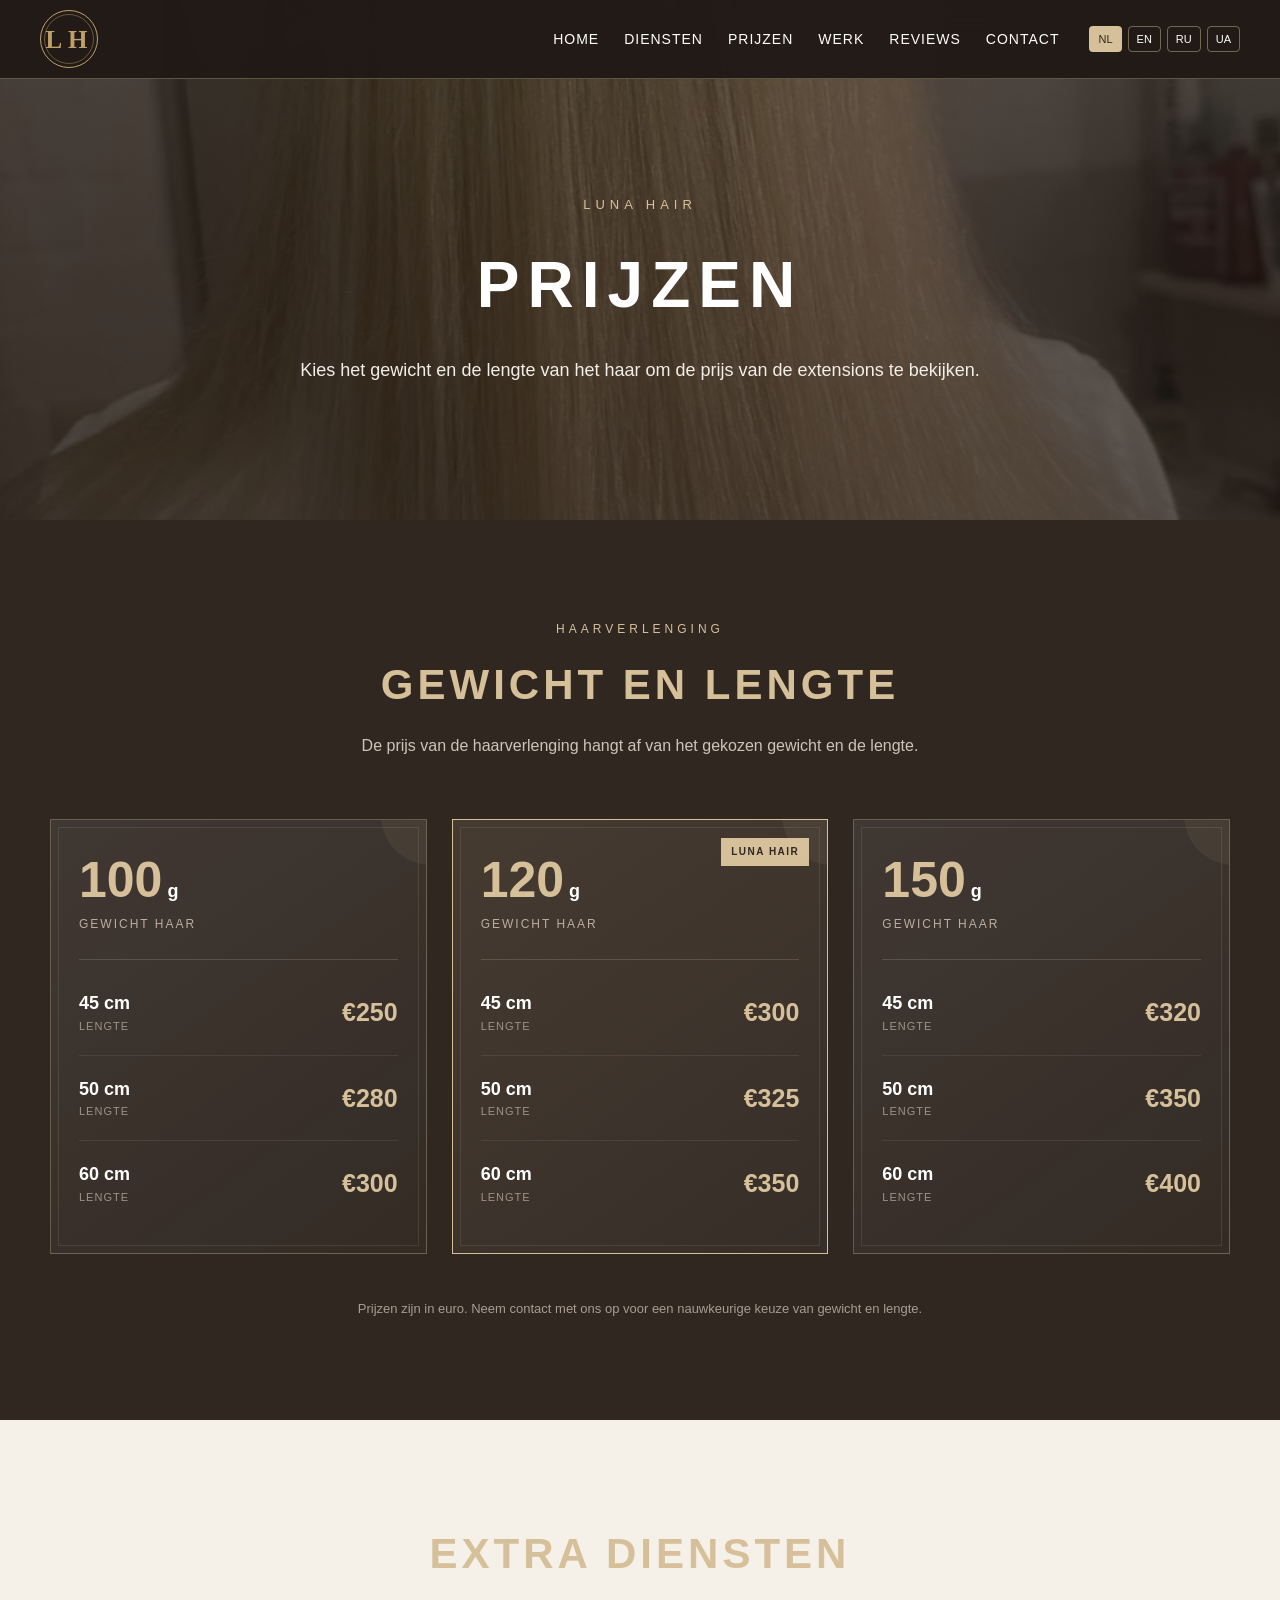
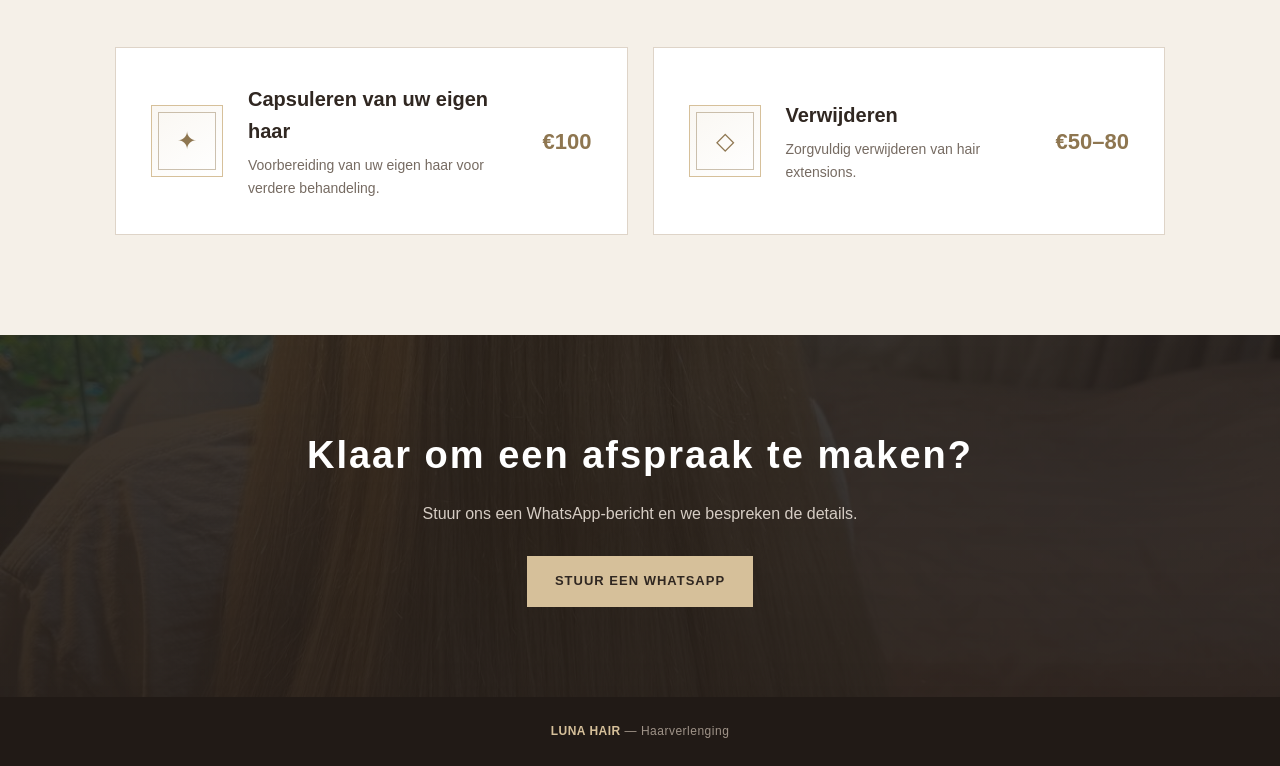
<file: prices.html>
<!DOCTYPE html>
<html lang="nl">
<head>
<meta charset="UTF-8">
<meta name="viewport" content="width=device-width, initial-scale=1.0">
<title>LUNA HAIR — Prijzen hairextensions</title>
<meta name="description" content="Bekijk de actuele prijzen voor hairextensions bij LUNA HAIR, inclusief verschillende lengtes, gewichten, capsulatie en verwijdering.">
<meta name="robots" content="index,follow">
<link rel="canonical" href="https://lunahair-extension.nl/prices.html">
<meta property="og:title" content="LUNA HAIR — Prijzen hairextensions">
<meta property="og:description" content="Bekijk de actuele prijzen voor hairextensions bij LUNA HAIR, inclusief verschillende lengtes, gewichten, capsulatie en verwijdering.">
<meta property="og:url" content="https://lunahair-extension.nl/prices.html">
<meta property="og:type" content="website">
<style>
*{margin:0;padding:0;box-sizing:border-box}html{scroll-behavior:smooth}body{font-family:Arial,Helvetica,sans-serif;background:#f5f0e8;color:#302721;line-height:1.6}a{text-decoration:none;color:inherit}
header{position:fixed;top:0;left:0;width:100%;z-index:1000;background:rgba(33,26,22,.96);border-bottom:1px solid rgba(214,192,154,.35);backdrop-filter:blur(12px)}
.header-inner{max-width:1250px;margin:auto;min-height:78px;padding:0 25px;display:flex;align-items:center;justify-content:space-between;gap:25px}
.lh-logo{width:58px;height:58px;border:1px solid #bfa06a;border-radius:50%;display:flex!important;align-items:center;justify-content:center;gap:1px;color:#bfa06a!important;font-family:Georgia,serif;font-size:22px;letter-spacing:-2px;line-height:1;text-decoration:none;position:relative}.lh-logo:before{content:"";position:absolute;width:48px;height:48px;border:1px solid rgba(191,160,106,.45);border-radius:50%}.lh-logo span{position:relative;z-index:1}
.logo{color:#d6c09a;font-size:25px;font-weight:700;letter-spacing:5px;white-space:nowrap}
nav{display:flex;align-items:center;gap:25px}nav a{color:#fff;font-size:14px;text-transform:uppercase;letter-spacing:1px;transition:.3s}nav a:hover{color:#d6c09a}
.lang-switch{display:flex;gap:6px;margin-left:5px}.lang-btn{border:1px solid rgba(214,192,154,.45);background:transparent;color:#fff;padding:6px 8px;border-radius:4px;font-size:11px;cursor:pointer;transition:.3s}.lang-btn:hover,.lang-btn.active{background:#d6c09a;color:#302721}
.menu-toggle{display:none;width:42px;height:38px;border:1px solid rgba(214,192,154,.5);background:transparent;color:#d6c09a;font-size:22px;cursor:pointer;border-radius:4px}
.hero{min-height:520px;padding:150px 25px 90px;position:relative;display:flex;align-items:center;justify-content:center;background:linear-gradient(rgba(25,19,16,.62),rgba(25,19,16,.72)),url("./9.jpeg") center/cover no-repeat}
.hero-content{max-width:850px;text-align:center;color:#fff;position:relative;z-index:2}.hero-label{color:#d6c09a;letter-spacing:5px;font-size:13px;margin-bottom:18px;text-transform:uppercase}.hero h1{font-size:64px;letter-spacing:8px;margin-bottom:20px;font-weight:700}.hero p{max-width:680px;margin:auto;font-size:18px;color:#f3eee7}
.prices-section{background:#302721;padding:100px 25px}.section-title{text-align:center;margin-bottom:60px}.section-title span{display:block;color:#d6c09a;font-size:12px;letter-spacing:4px;text-transform:uppercase;margin-bottom:12px}.section-title h2{color:#d6c09a;font-size:42px;letter-spacing:4px;margin-bottom:15px}.section-title p{color:#cfc4b8;max-width:650px;margin:auto;font-size:16px}
.price-grid{max-width:1180px;margin:auto;display:grid;grid-template-columns:repeat(3,1fr);gap:25px}.price-card{position:relative;z-index:1;overflow:hidden;background:linear-gradient(145deg,rgba(255,255,255,.08),rgba(255,255,255,.02));border:1px solid rgba(214,192,154,.32);padding:35px 28px 28px;transition:.35s}.price-card::before{content:"";position:absolute;inset:7px;border:1px solid rgba(214,192,154,.12);pointer-events:none;z-index:0}.price-card::after{content:"";position:absolute;width:100px;height:100px;top:-55px;right:-55px;border-radius:50%;background:rgba(214,192,154,.07);transition:.35s;pointer-events:none}.price-card:hover::after{transform:scale(1.35)}.price-card:hover{transform:translateY(-5px);border-color:#d6c09a;box-shadow:0 16px 32px rgba(0,0,0,.25)}.price-card.featured{border-color:#d6c09a;background:linear-gradient(145deg,rgba(214,192,154,.13),rgba(255,255,255,.03))}.featured-badge{position:absolute;top:18px;right:18px;background:#d6c09a;color:#302721;padding:6px 10px;font-size:10px;font-weight:bold;letter-spacing:1.5px}.weight-number{color:#d6c09a;font-size:50px;font-weight:700;line-height:1}.weight-unit{color:#fff;font-size:18px;margin-left:5px}.weight-label{color:#bcae9f;font-size:12px;text-transform:uppercase;letter-spacing:2px;margin-top:10px;padding-bottom:25px;border-bottom:1px solid rgba(214,192,154,.2)}
.length-list{margin-top:10px}.length-row{display:flex;align-items:center;justify-content:space-between;padding:19px 0;border-bottom:1px solid rgba(255,255,255,.08)}.length-row:last-child{border-bottom:none}.length-info{display:flex;flex-direction:column}.length{color:#fff;font-size:18px;font-weight:600}.length-desc{color:#9f9388;font-size:11px;text-transform:uppercase;letter-spacing:1px}.price{color:#d6c09a;font-size:25px;font-weight:700;white-space:nowrap}.extra-section{background:#f5f0e8;padding:100px 25px}.extra-grid{max-width:1050px;margin:auto;display:grid;grid-template-columns:repeat(2,1fr);gap:25px}.extra-card{background:#fff;border:1px solid #ded4c8;padding:35px;display:flex;align-items:center;gap:25px;transition:.3s}.extra-card:hover{transform:translateY(-5px);box-shadow:0 15px 35px rgba(48,39,33,.1);border-color:#d6c09a}.extra-icon{min-width:72px;height:72px;border:1px solid #d6c09a;color:#8e7650;display:flex;align-items:center;justify-content:center;position:relative;font-family:Georgia,serif;font-size:24px;background:linear-gradient(145deg,rgba(214,192,154,.13),rgba(255,255,255,.35))}.extra-icon::before{content:"";position:absolute;inset:6px;border:1px solid rgba(142,118,80,.45)}.extra-icon span{position:relative;z-index:1}.extra-content h3{color:#302721;font-size:20px;margin-bottom:7px}.extra-content p{color:#766b62;font-size:14px}.extra-price{margin-left:auto;color:#8e7650;font-size:22px;font-weight:700;white-space:nowrap}.price-note{max-width:850px;margin:45px auto 0;text-align:center;color:#a99d91;font-size:13px}
.cta{position:relative;padding:90px 25px;background:linear-gradient(rgba(33,26,22,.86),rgba(33,26,22,.92)),url("./10.jpeg") center/cover no-repeat;text-align:center;color:#fff}.cta-content{max-width:700px;margin:auto}.cta h2{font-size:38px;margin-bottom:15px;letter-spacing:2px}.cta p{color:#d6cdc4;margin-bottom:30px}.whatsapp-btn{display:inline-flex;align-items:center;justify-content:center;gap:10px;background:#d6c09a;color:#302721;padding:15px 28px;font-size:13px;font-weight:bold;text-transform:uppercase;letter-spacing:1px;transition:.3s}.whatsapp-btn:hover{background:#fff;transform:translateY(-2px)}
footer{background:#211a16;color:#9f9388;text-align:center;padding:25px;font-size:12px;letter-spacing:.5px}footer strong{color:#d6c09a}
@media(max-width:1000px){nav{gap:15px}.price-grid{grid-template-columns:1fr 1fr}}
@media(max-width:760px){.header-inner{min-height:70px}.logo{font-size:20px;letter-spacing:4px}.menu-toggle{display:block}nav{position:absolute;top:70px;left:0;width:100%;display:none;flex-direction:column;align-items:stretch;background:rgba(33,26,22,.98);border-top:1px solid rgba(214,192,154,.2);padding:15px 20px 20px}nav.open{display:flex}nav a{padding:12px 5px;border-bottom:1px solid rgba(255,255,255,.08)}.lang-switch{margin:10px 0 0;padding-top:12px;border-top:1px solid rgba(255,255,255,.08)}.lang-btn{flex:1;padding:9px 5px}.hero{min-height:460px;padding-top:130px}.hero h1{font-size:42px;letter-spacing:5px}.hero p{font-size:15px}.prices-section,.extra-section{padding:70px 18px}.section-title h2{font-size:31px}.price-grid{grid-template-columns:1fr;max-width:500px}.price-card{padding:30px 22px}.extra-grid{grid-template-columns:1fr}.extra-card{padding:25px 20px;flex-wrap:wrap}.extra-price{margin-left:0;width:100%;padding-left:90px}.cta{padding:70px 20px}.cta h2{font-size:30px}}
@media(max-width:430px){.hero h1{font-size:34px}.weight-number{font-size:43px}.length{font-size:16px}.price{font-size:22px}.extra-content h3{font-size:18px}}

/* WHATSAPP HOVER */
.whatsapp:hover,.btn-whatsapp:hover,.whatsapp-link:hover,.contact-whatsapp:hover{background:#25D366!important;border-color:#25D366!important;color:#fff!important}

/* WHATSAPP HOVER */
a[href*="wa.me"]:hover{background:#25D366!important;border-color:#25D366!important;color:#fff!important}
</style>
</head>
<body>
<header><div class="header-inner">
<a href="index.html" class="logo lh-logo" aria-label="LUNA HAIR"><span>L</span><span>H</span></a>
<button class="menu-toggle" onclick="toggleMenu()" aria-label="Menu">☰</button>
<nav id="mainNav">
<a href="index.html" data-i18n="nav.home">Home</a><a href="services.html" data-i18n="nav.services">Diensten</a><a href="prices.html" data-i18n="nav.prices">Prijzen</a><a href="works.html" data-i18n="nav.works">Werk</a><a href="reviews.html" data-i18n="nav.reviews">Reviews</a><a href="contact.html" data-i18n="nav.contact">Contact</a>
<div class="lang-switch"><button class="lang-btn" data-lang="nl" onclick="setLanguage('nl')">NL</button><button class="lang-btn" data-lang="en" onclick="setLanguage('en')">EN</button><button class="lang-btn" data-lang="ru" onclick="setLanguage('ru')">RU</button><button class="lang-btn" data-lang="ua" onclick="setLanguage('ua')">UA</button></div>
</nav></div></header>
<section class="hero"><div class="hero-content"><div class="hero-label">LUNA HAIR</div><h1 data-i18n="hero.title">PRIJZEN</h1><p data-i18n="hero.text">Kies het gewicht en de lengte van het haar om de prijs van de extensions te bekijken.</p></div></section>
<section class="prices-section"><div class="section-title"><span data-i18n="prices.label">HAARVERLENGING</span><h2 data-i18n="prices.title">GEWICHT EN LENGTE</h2><p data-i18n="prices.text">De prijs van de haarverlenging hangt af van het gekozen gewicht en de lengte.</p></div>
<div class="price-grid">
<div class="price-card"><div class="weight-number">100<span class="weight-unit">g</span></div><div class="weight-label" data-i18n="weight.label">Gewicht haar</div><div class="length-list"><div class="length-row"><div class="length-info"><span class="length">45 cm</span><span class="length-desc" data-i18n="length.short">Lengte</span></div><div class="price">€250</div></div><div class="length-row"><div class="length-info"><span class="length">50 cm</span><span class="length-desc" data-i18n="length.short">Lengte</span></div><div class="price">€280</div></div><div class="length-row"><div class="length-info"><span class="length">60 cm</span><span class="length-desc" data-i18n="length.short">Lengte</span></div><div class="price">€300</div></div></div></div>
<div class="price-card featured"><div class="featured-badge">LUNA HAIR</div><div class="weight-number">120<span class="weight-unit">g</span></div><div class="weight-label" data-i18n="weight.label">Gewicht haar</div><div class="length-list"><div class="length-row"><div class="length-info"><span class="length">45 cm</span><span class="length-desc" data-i18n="length.short">Lengte</span></div><div class="price">€300</div></div><div class="length-row"><div class="length-info"><span class="length">50 cm</span><span class="length-desc" data-i18n="length.short">Lengte</span></div><div class="price">€325</div></div><div class="length-row"><div class="length-info"><span class="length">60 cm</span><span class="length-desc" data-i18n="length.short">Lengte</span></div><div class="price">€350</div></div></div></div>
<div class="price-card"><div class="weight-number">150<span class="weight-unit">g</span></div><div class="weight-label" data-i18n="weight.label">Gewicht haar</div><div class="length-list"><div class="length-row"><div class="length-info"><span class="length">45 cm</span><span class="length-desc" data-i18n="length.short">Lengte</span></div><div class="price">€320</div></div><div class="length-row"><div class="length-info"><span class="length">50 cm</span><span class="length-desc" data-i18n="length.short">Lengte</span></div><div class="price">€350</div></div><div class="length-row"><div class="length-info"><span class="length">60 cm</span><span class="length-desc" data-i18n="length.short">Lengte</span></div><div class="price">€400</div></div></div></div>
</div><div class="price-note" data-i18n="prices.note">Prijzen zijn in euro. Neem contact met ons op voor een nauwkeurige keuze van gewicht en lengte.</div></section>
<section class="extra-section"><div class="section-title"><h2 data-i18n="extra.title">EXTRA DIENSTEN</h2></div><div class="extra-grid">
<div class="extra-card"><div class="extra-icon" aria-hidden="true"><span>✦</span></div><div class="extra-content"><h3 data-i18n="capsule.title">Capsuleren van uw eigen haar</h3><p data-i18n="capsule.text">Voorbereiding van uw eigen haar voor verdere behandeling.</p></div><div class="extra-price">€100</div></div>
<div class="extra-card"><div class="extra-icon" aria-hidden="true"><span>◇</span></div><div class="extra-content"><h3 data-i18n="removal.title">Verwijderen</h3><p data-i18n="removal.text">Zorgvuldig verwijderen van hair extensions.</p></div><div class="extra-price">€50–80</div></div>
</div></section>
<section class="cta"><div class="cta-content"><h2 data-i18n="cta.title">Klaar om een afspraak te maken?</h2><p data-i18n="cta.text">Stuur ons een WhatsApp-bericht en we bespreken de details.</p><a href="https://wa.me/31614664933" target="_blank" class="whatsapp-btn" data-i18n="cta.button">Stuur een WhatsApp</a></div></section>
<footer><strong>LUNA HAIR</strong><span> — </span><span data-i18n="footer">Haarverlenging</span></footer>
<script>
const translations={nl:{"nav.home":"Home","nav.services":"Diensten","nav.prices":"Prijzen","nav.works":"Werk","nav.reviews":"Reviews","nav.contact":"Contact","hero.title":"PRIJZEN","hero.text":"Kies het gewicht en de lengte van het haar om de prijs van de extensions te bekijken.","prices.label":"HAARVERLENGING","prices.title":"GEWICHT EN LENGTE","prices.text":"De prijs van de haarverlenging hangt af van het gekozen gewicht en de lengte.","prices.note":"Prijzen zijn in euro. Neem contact met ons op voor een nauwkeurige keuze van gewicht en lengte.","weight.label":"Gewicht haar","length.short":"Lengte","extra.title":"EXTRA DIENSTEN","capsule.title":"Capsuleren van uw eigen haar","capsule.text":"Voorbereiding van uw eigen haar voor verdere behandeling.","removal.title":"Verwijderen","removal.text":"Zorgvuldig verwijderen van hair extensions.","cta.title":"Klaar om een afspraak te maken?","cta.text":"Stuur ons een WhatsApp-bericht en we bespreken de details.","cta.button":"Stuur een WhatsApp","footer":"Haarverlenging"},en:{"nav.home":"Home","nav.services":"Services","nav.prices":"Prices","nav.works":"Work","nav.reviews":"Reviews","nav.contact":"Contact","hero.title":"PRICES","hero.text":"Choose the hair weight and length to see the extension price.","prices.label":"HAIR EXTENSIONS","prices.title":"WEIGHT & LENGTH","prices.text":"The price of the extensions depends on the selected hair weight and length.","prices.note":"Prices are in euros. Contact us for help choosing the right weight and length.","weight.label":"Hair weight","length.short":"Length","extra.title":"EXTRA SERVICES","capsule.title":"Encapsulation of Your Hair","capsule.text":"Preparing your own hair for further work.","removal.title":"Removal","removal.text":"Careful removal of hair extensions.","cta.title":"Ready to book?","cta.text":"Send us a WhatsApp message and we’ll discuss the details.","cta.button":"Message on WhatsApp","footer":"Hair extensions"},ru:{"nav.home":"Главная","nav.services":"Услуги","nav.prices":"Цены","nav.works":"Работы","nav.reviews":"Отзывы","nav.contact":"Контакты","hero.title":"ЦЕНЫ","hero.text":"Выберите вес и длину волос, чтобы посмотреть стоимость наращивания.","prices.label":"НАРАЩИВАНИЕ ВОЛОС","prices.title":"ВЕС И ДЛИНА","prices.text":"Стоимость наращивания зависит от выбранного объёма и длины волос.","prices.note":"Стоимость указана в евро. Для точного подбора объёма и длины свяжитесь с нами.","weight.label":"Объём волос","length.short":"Длина","extra.title":"ДОПОЛНИТЕЛЬНЫЕ УСЛУГИ","capsule.title":"Капсуляция вашего волоса","capsule.text":"Подготовка вашего волоса для дальнейшей работы.","removal.title":"Снятие","removal.text":"Аккуратное снятие наращенных волос.","cta.title":"Готовы записаться?","cta.text":"Напишите нам в WhatsApp, и мы обсудим детали.","cta.button":"Написать в WhatsApp","footer":"Наращивание волос"},ua:{"nav.home":"Головна","nav.services":"Послуги","nav.prices":"Ціни","nav.works":"Роботи","nav.reviews":"Відгуки","nav.contact":"Контакти","hero.title":"ЦІНИ","hero.text":"Оберіть вагу та довжину волосся, щоб переглянути вартість нарощування.","prices.label":"НАРОЩУВАННЯ ВОЛОССЯ","prices.title":"ВАГА ТА ДОВЖИНА","prices.text":"Вартість нарощування залежить від обраної ваги та довжини волосся.","prices.note":"Вартість вказана в євро. Для точного підбору ваги та довжини зв’яжіться з нами.","weight.label":"Вага волосся","length.short":"Довжина","extra.title":"ДОДАТКОВІ ПОСЛУГИ","capsule.title":"Капсулювання вашого волосся","capsule.text":"Підготовка вашого волосся для подальшої роботи.","removal.title":"Зняття","removal.text":"Акуратне зняття нарощеного волосся.","cta.title":"Готові записатися?","cta.text":"Напишіть нам у WhatsApp, і ми обговоримо деталі.","cta.button":"Написати у WhatsApp","footer":"Нарощування волосся"}};
function setLanguage(lang){if(!translations[lang])lang="nl";const data=translations[lang];document.documentElement.lang=lang;document.querySelectorAll("[data-i18n]").forEach(function(el){const key=el.getAttribute("data-i18n");if(Object.prototype.hasOwnProperty.call(data,key))el.textContent=data[key]});document.querySelectorAll(".lang-btn").forEach(function(btn){btn.classList.toggle("active",btn.dataset.lang===lang)});try{localStorage.setItem("lunaLanguage",lang)}catch(error){}}
function toggleMenu(){const nav=document.getElementById("mainNav");if(nav)nav.classList.toggle("open")}
document.addEventListener("DOMContentLoaded",function(){let savedLanguage="nl";try{const saved=localStorage.getItem("lunaLanguage");if(saved&&Object.prototype.hasOwnProperty.call(translations,saved))savedLanguage=saved}catch(error){}setLanguage(savedLanguage);document.querySelectorAll("#mainNav a").forEach(function(link){link.addEventListener("click",function(){const nav=document.getElementById("mainNav");if(nav)nav.classList.remove("open")})})});
</script>
</body>
</html>
</file>
